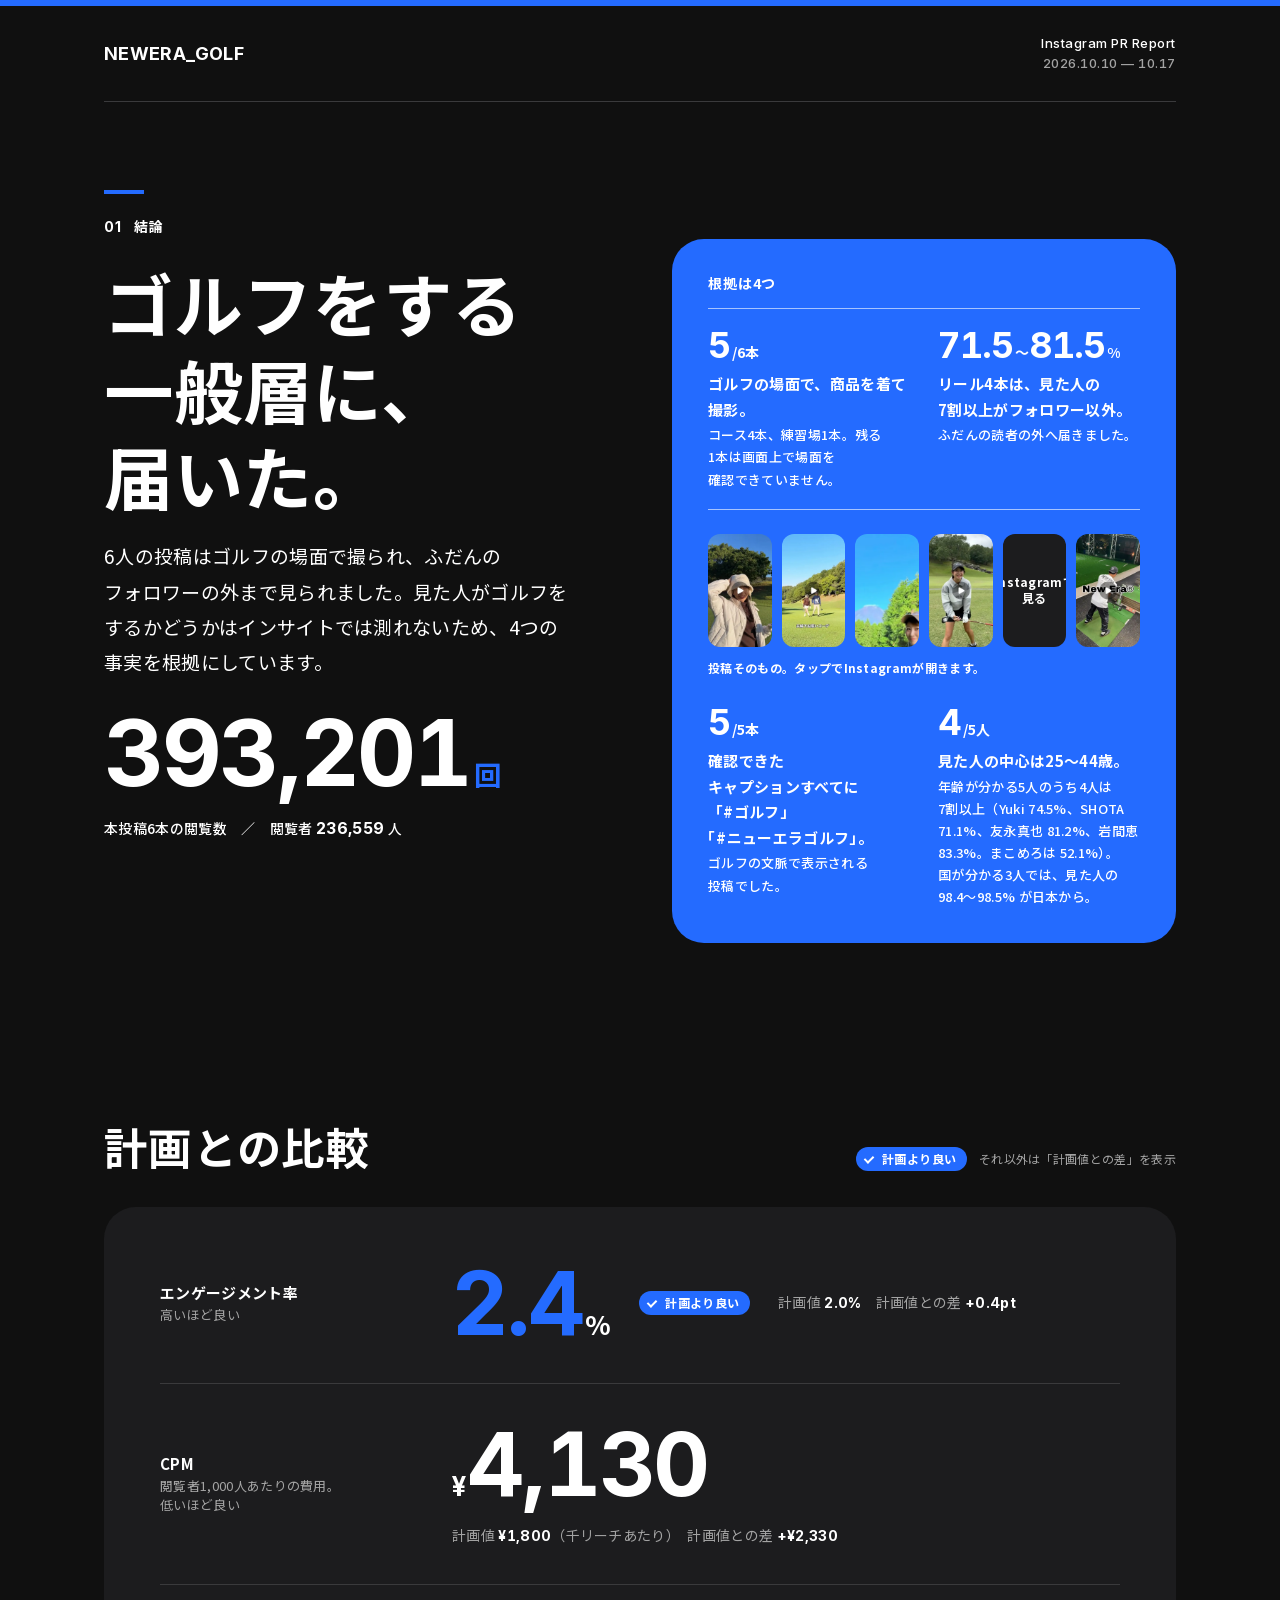
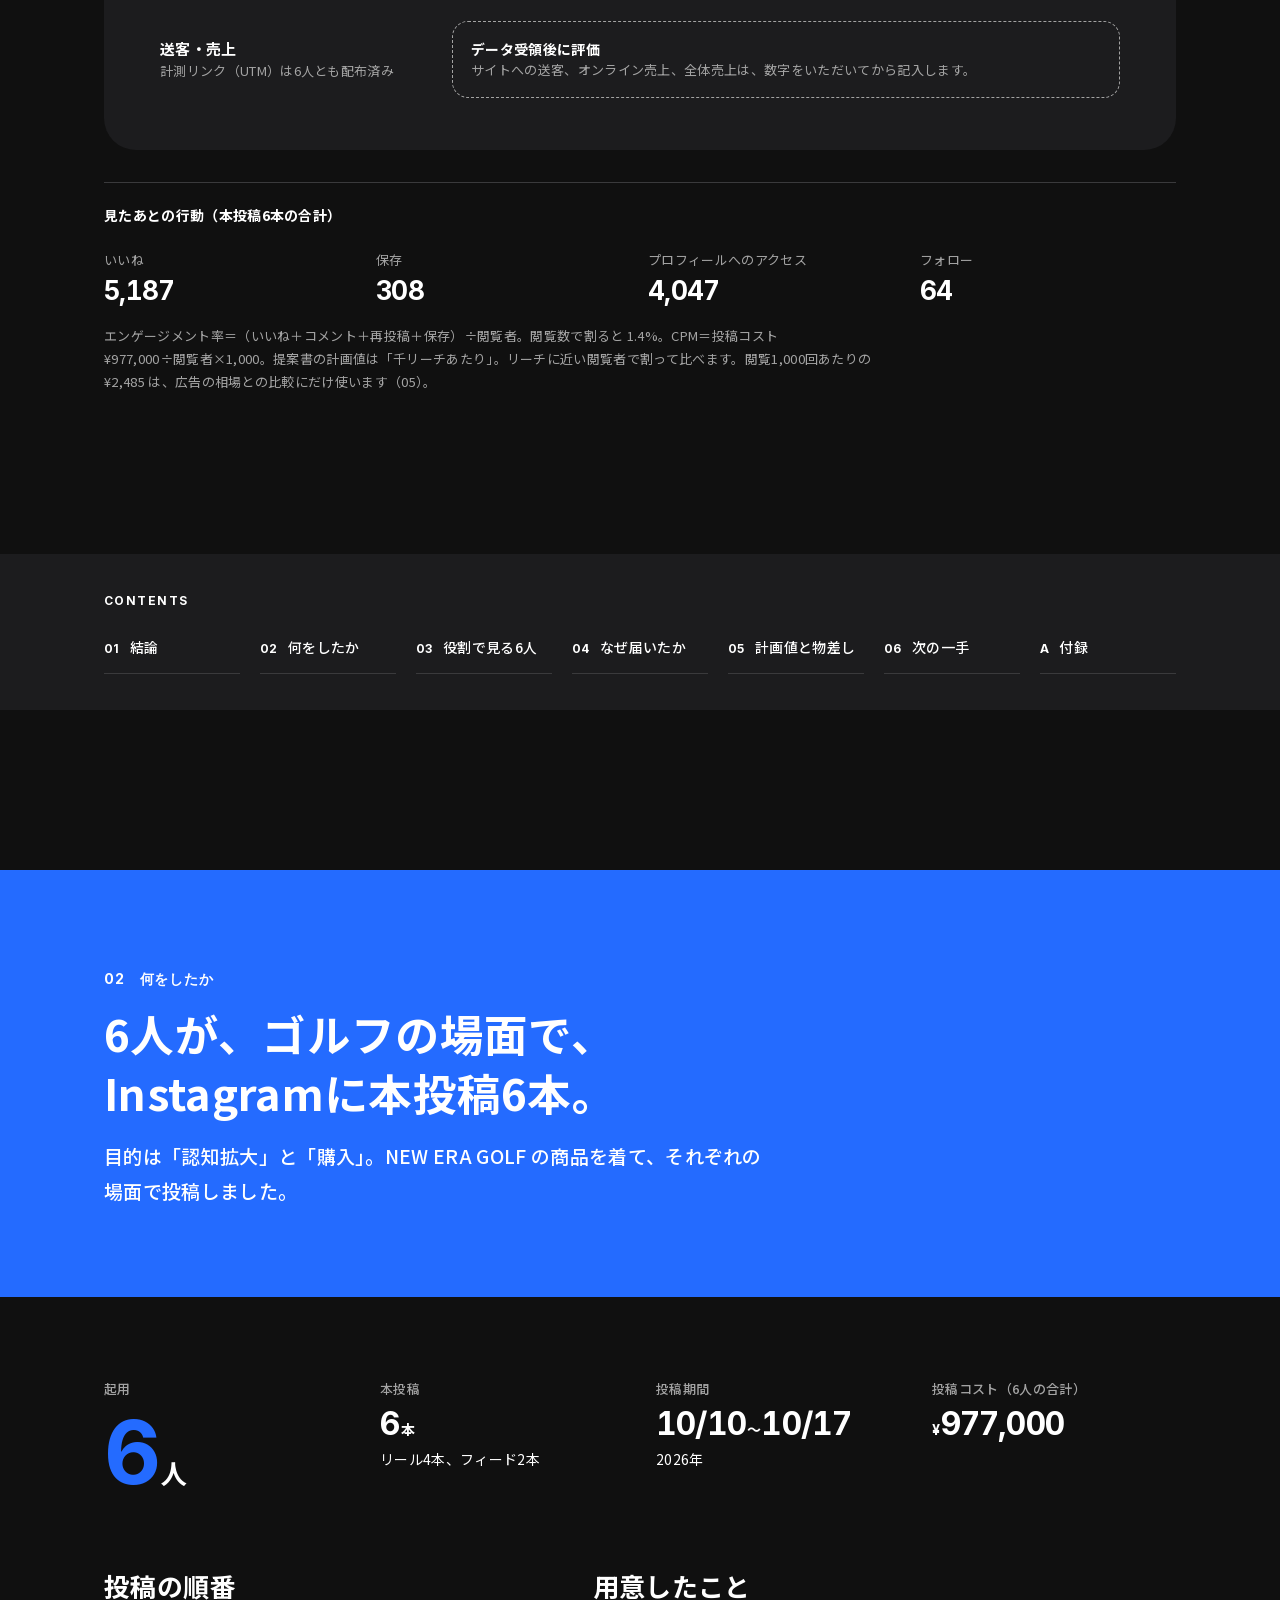
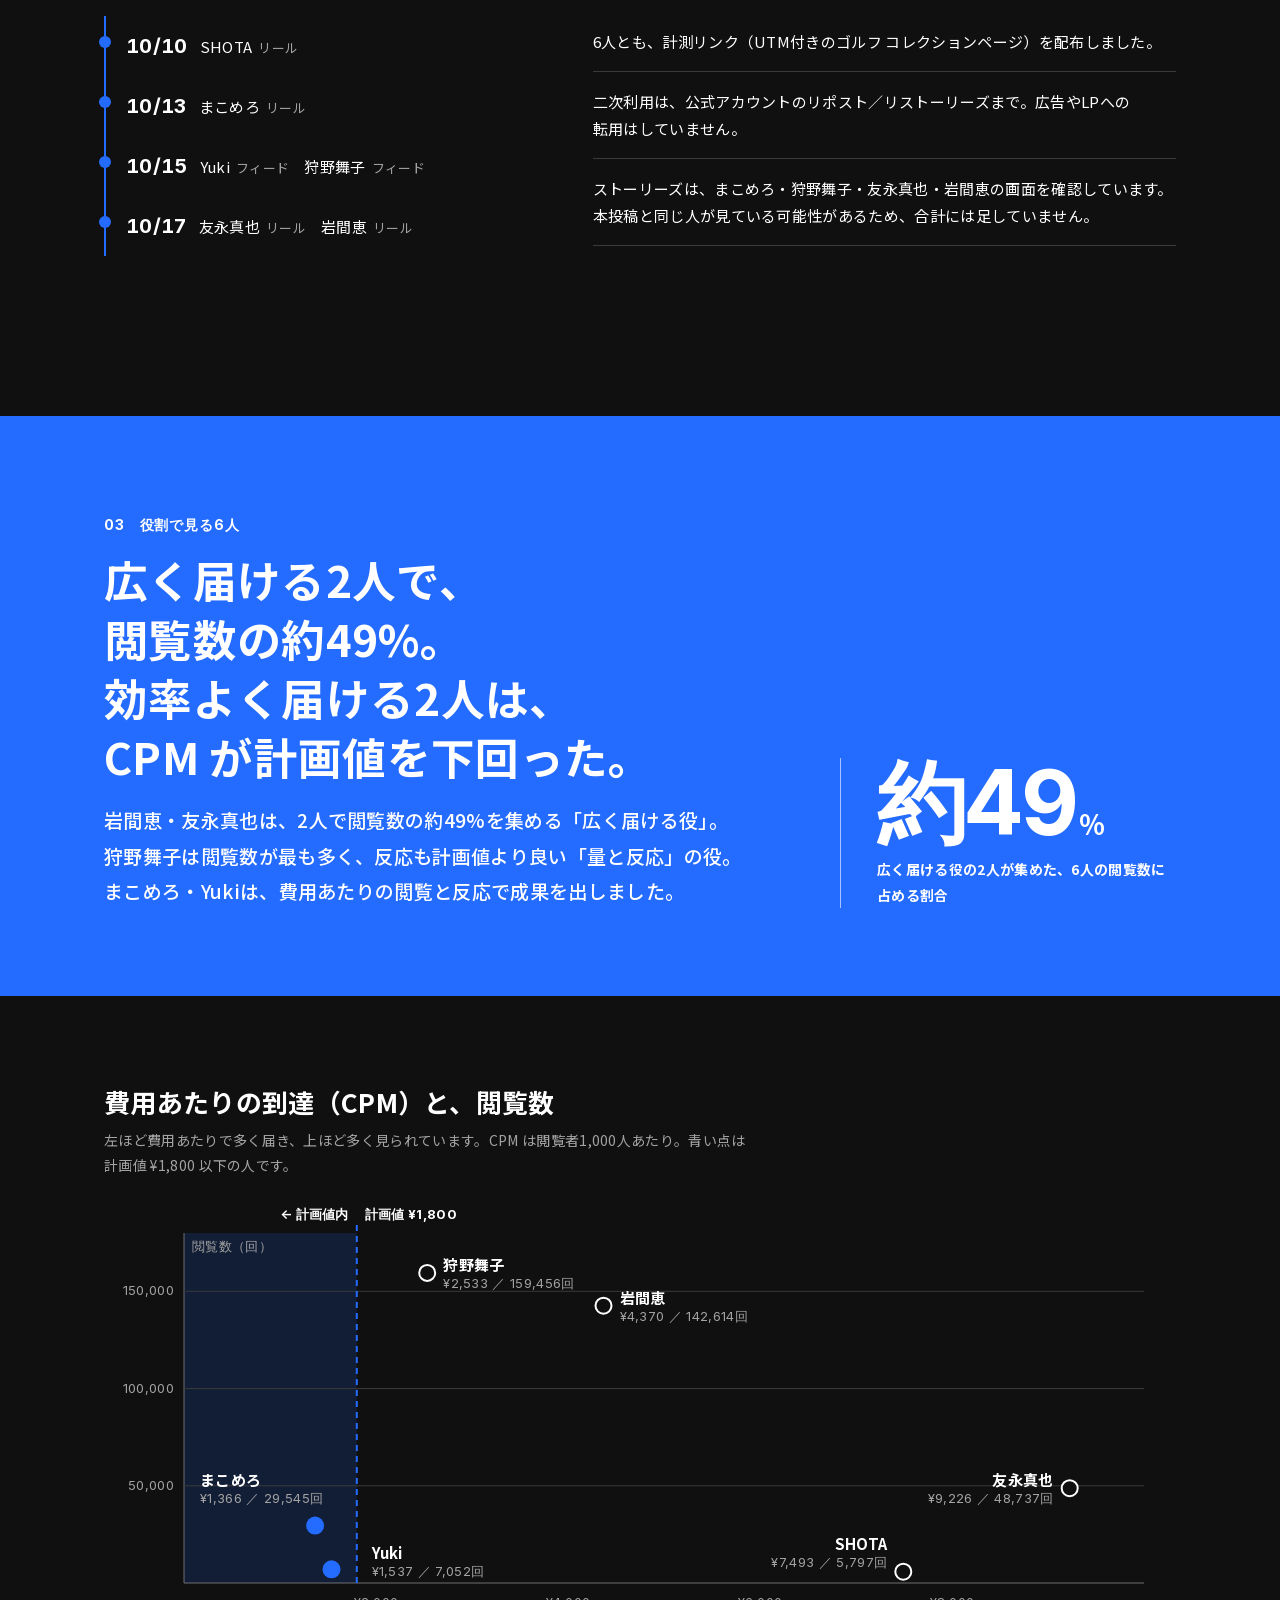
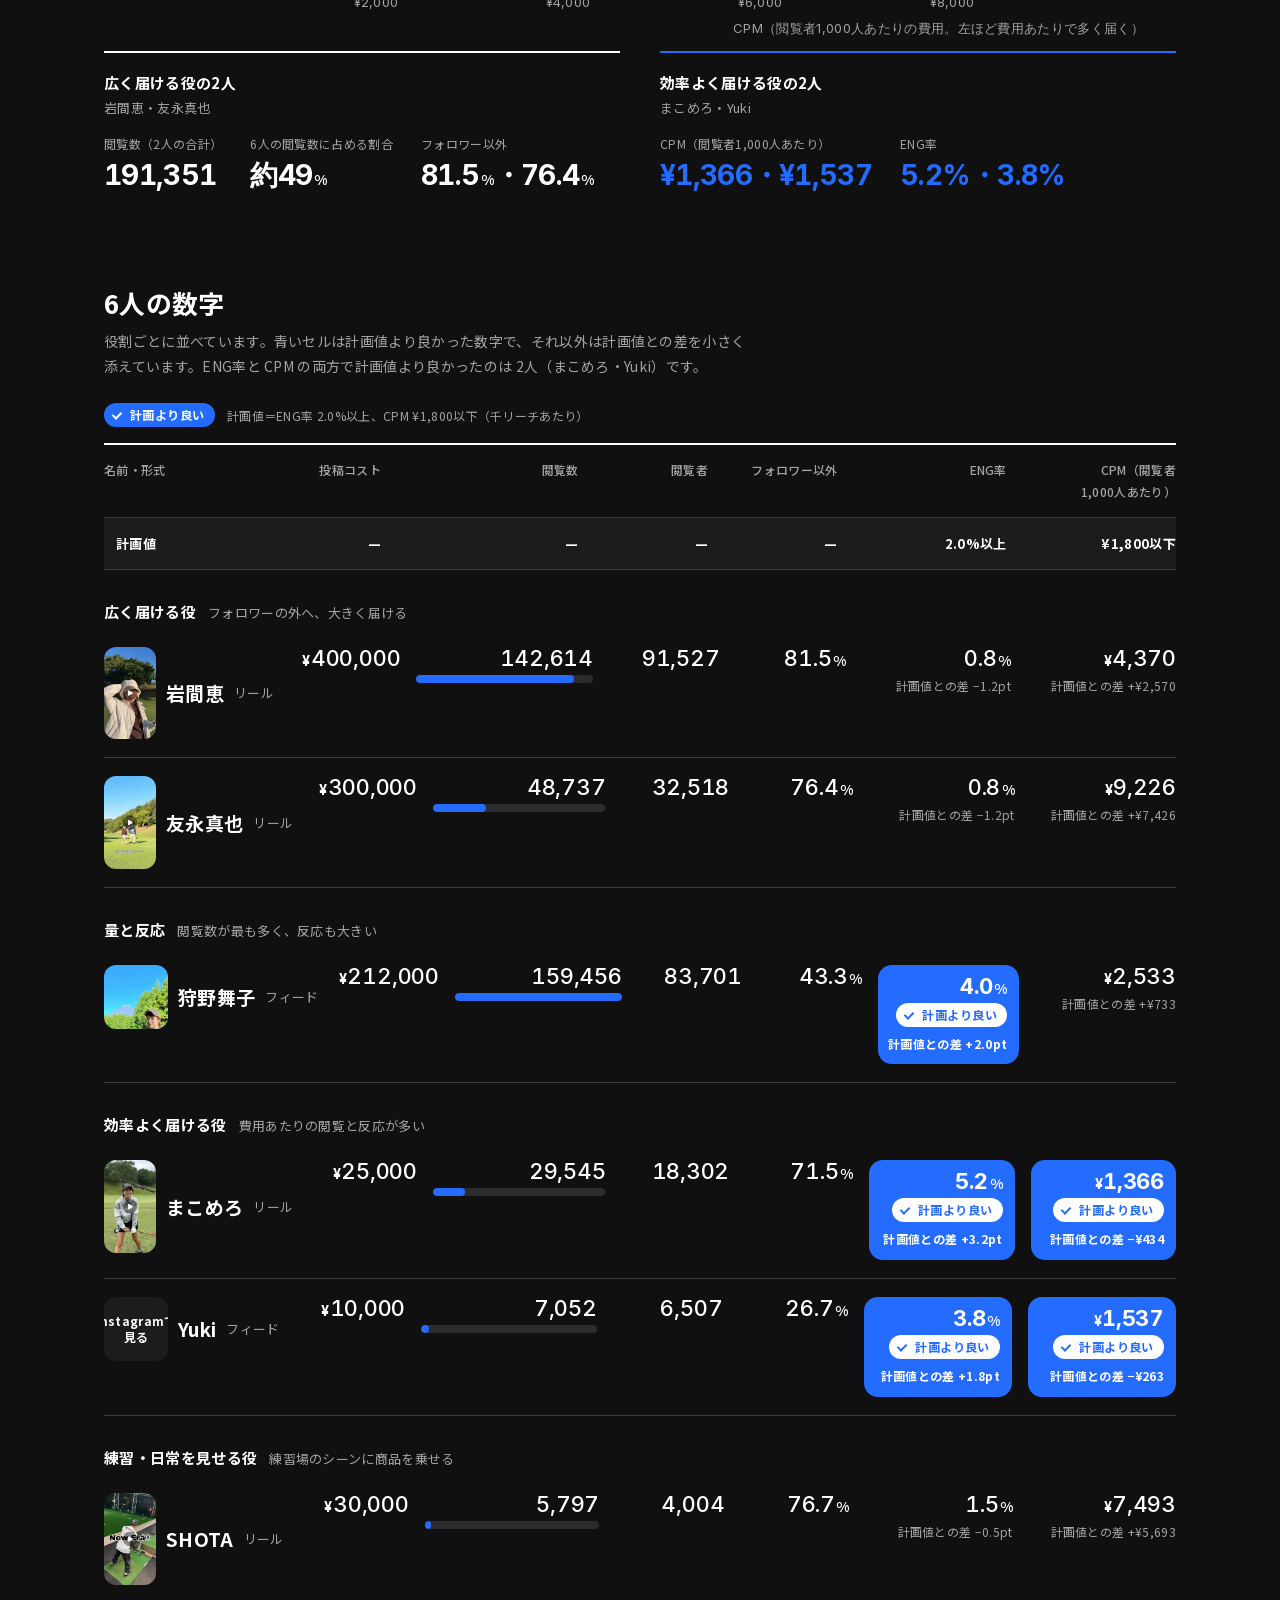
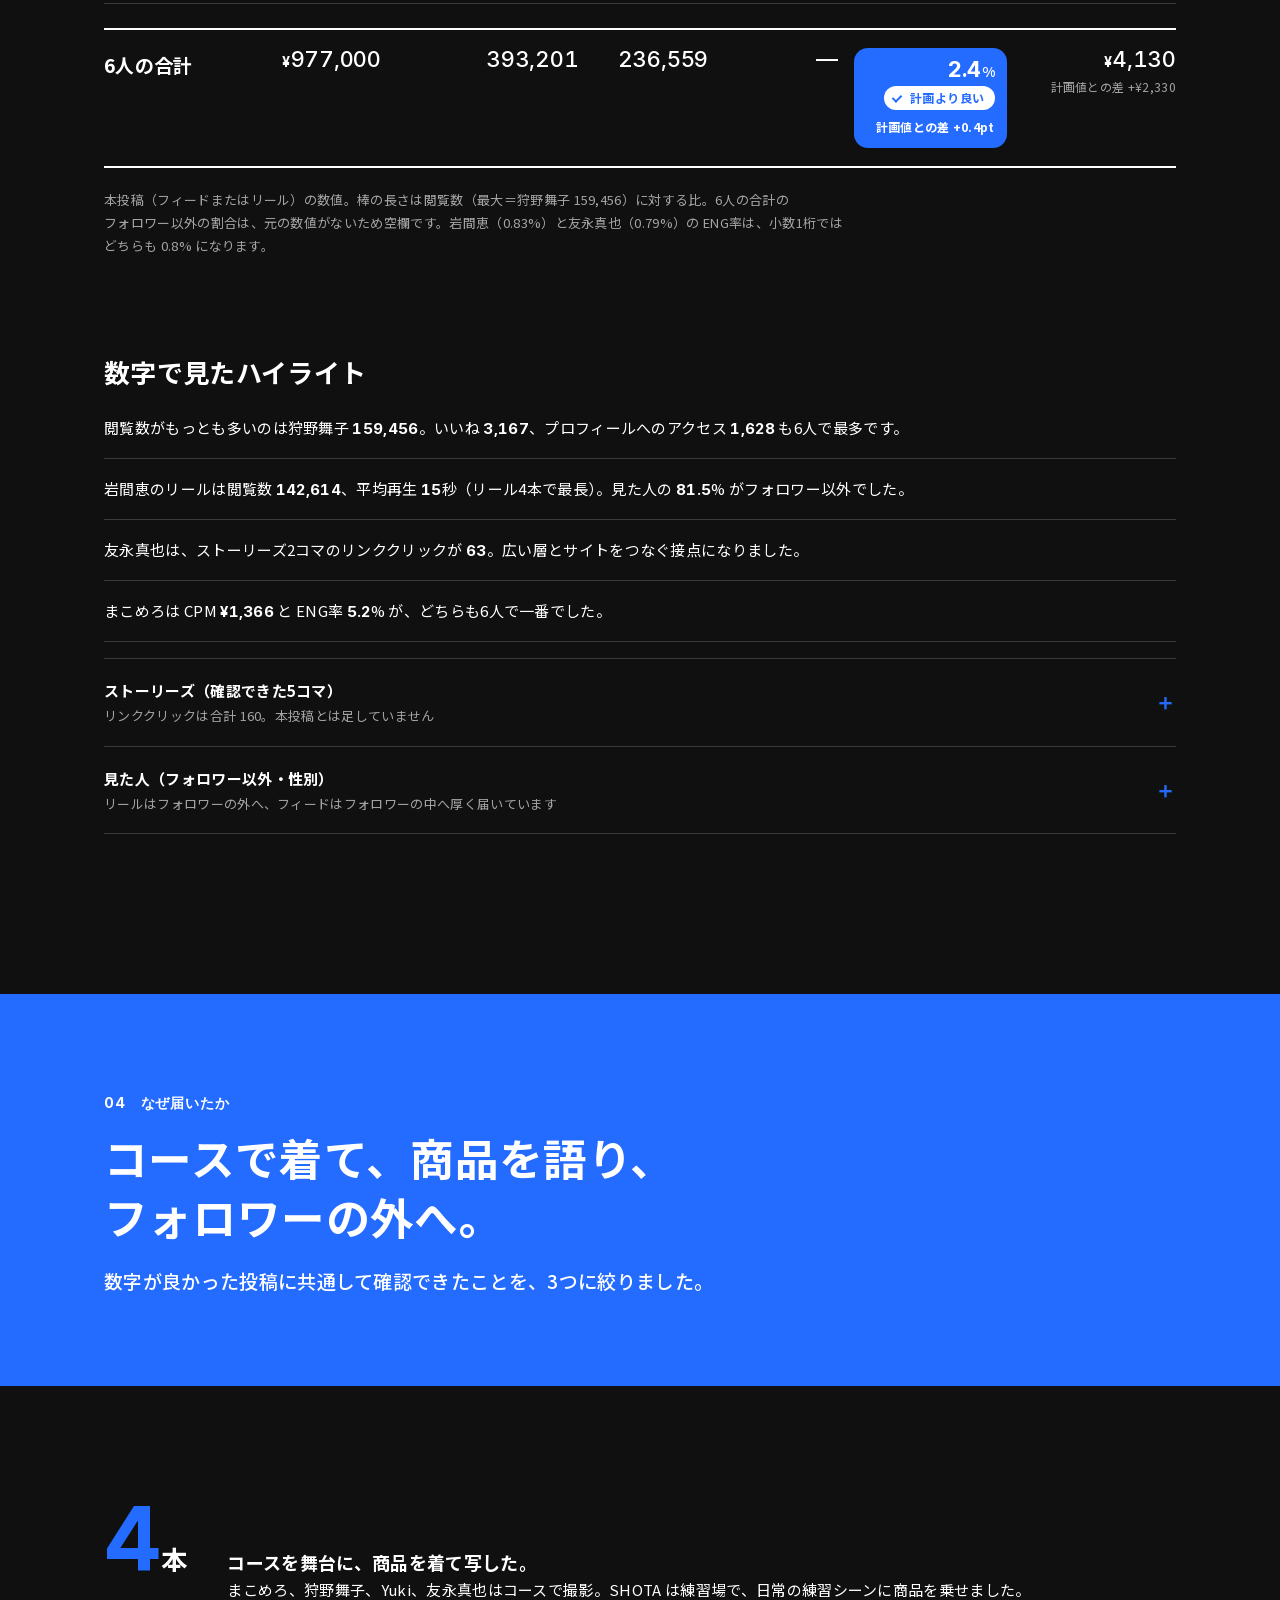
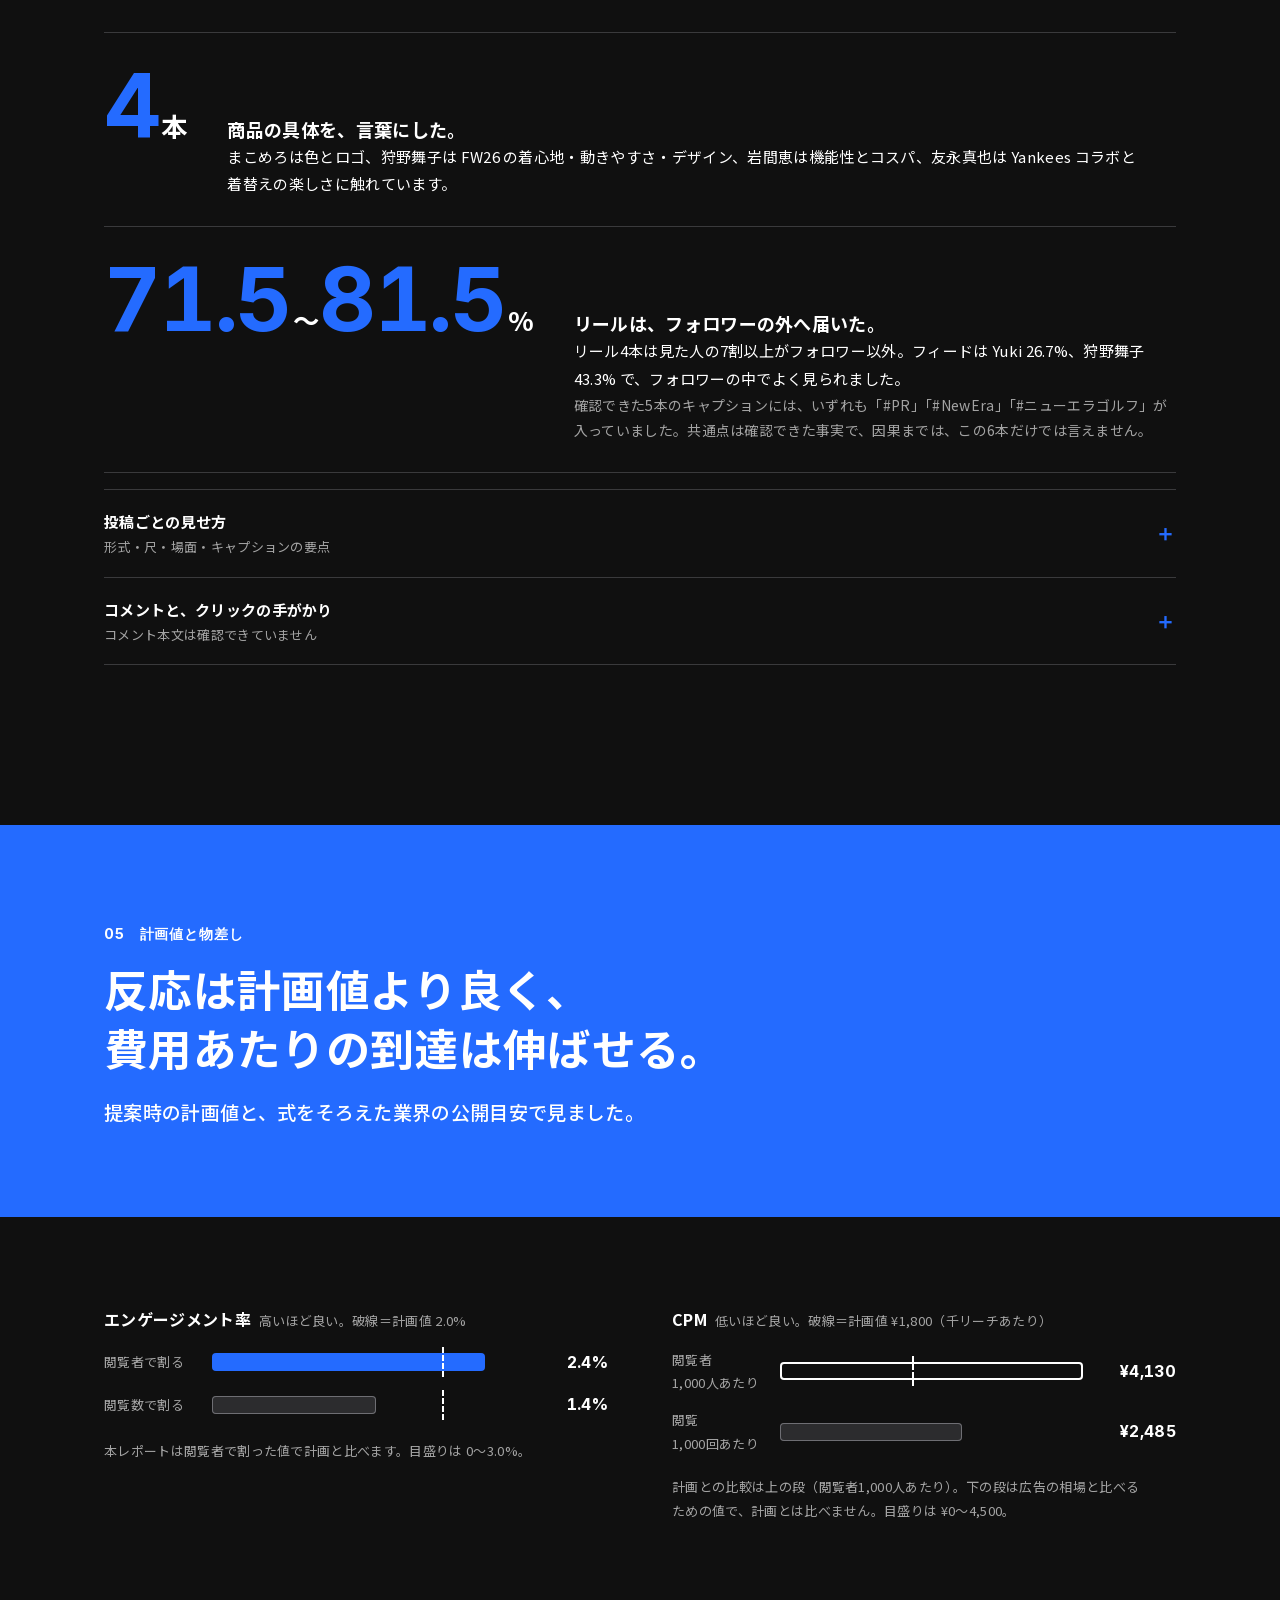
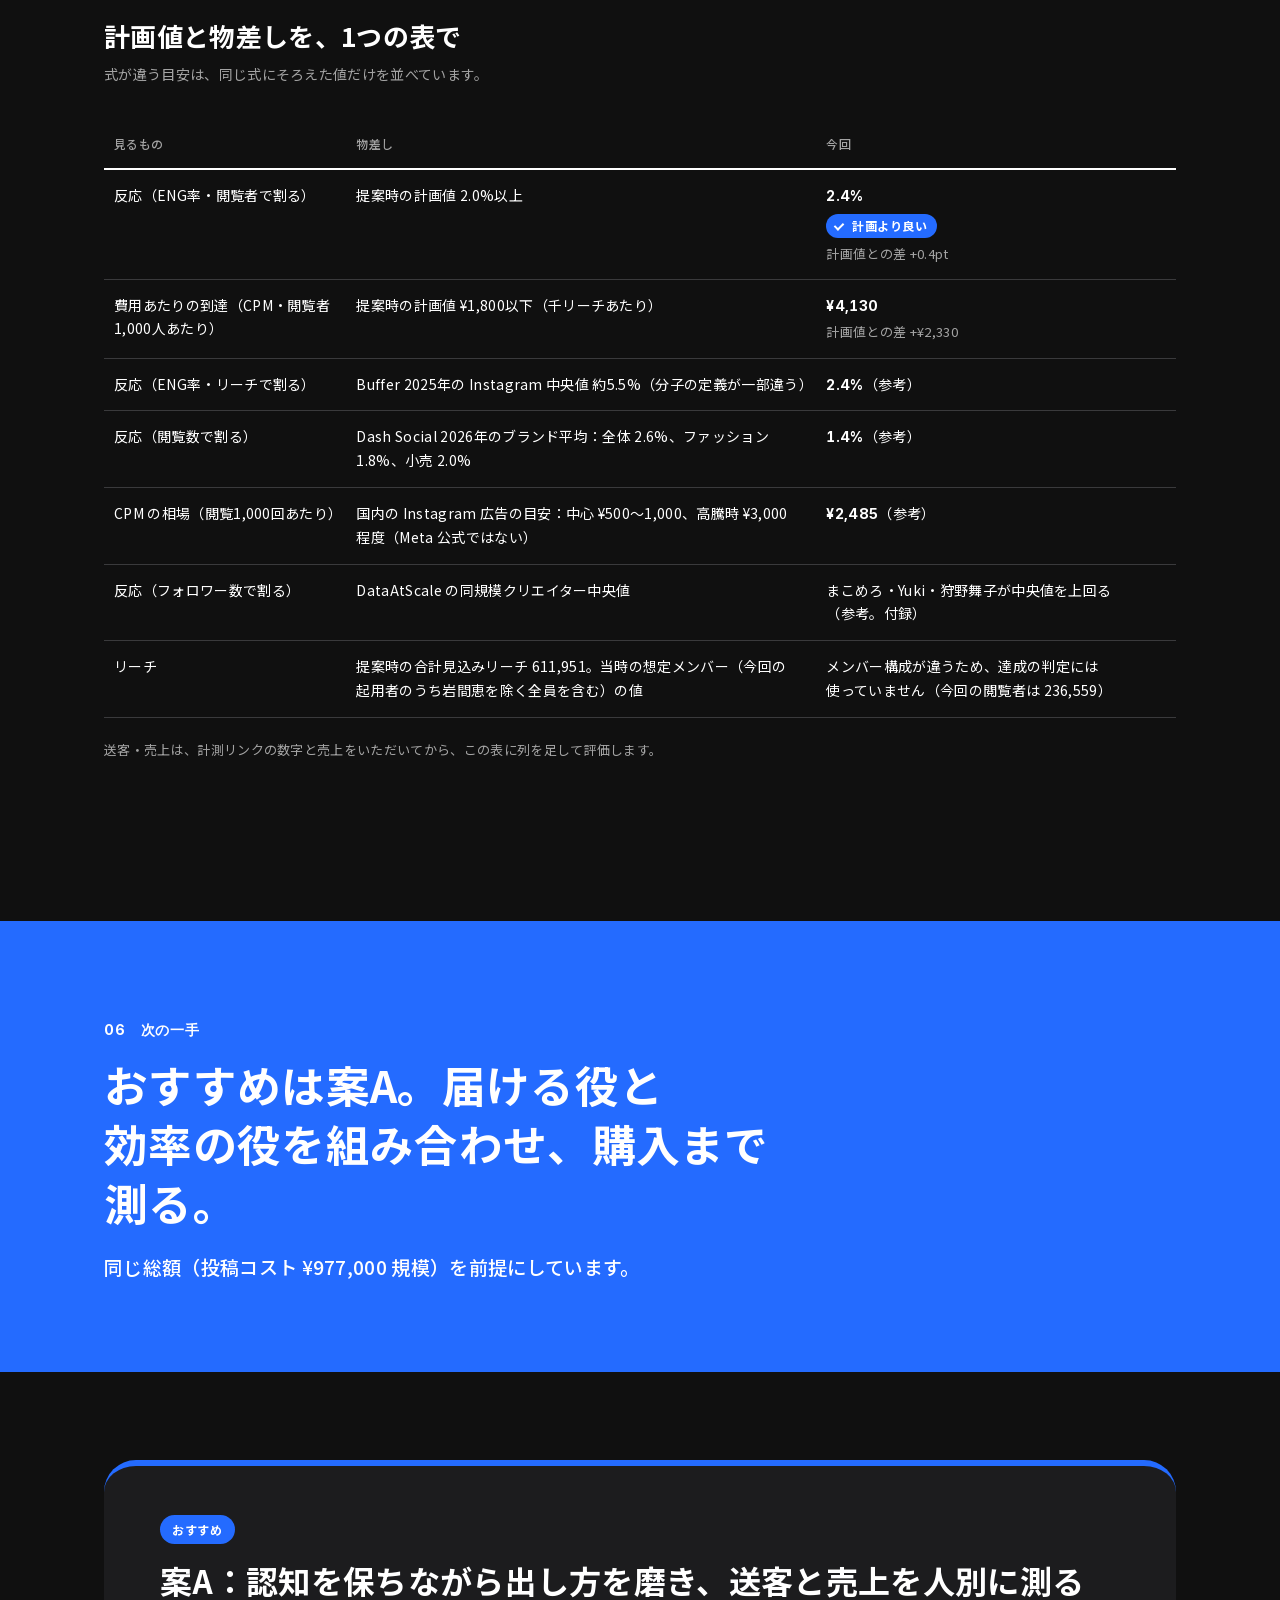
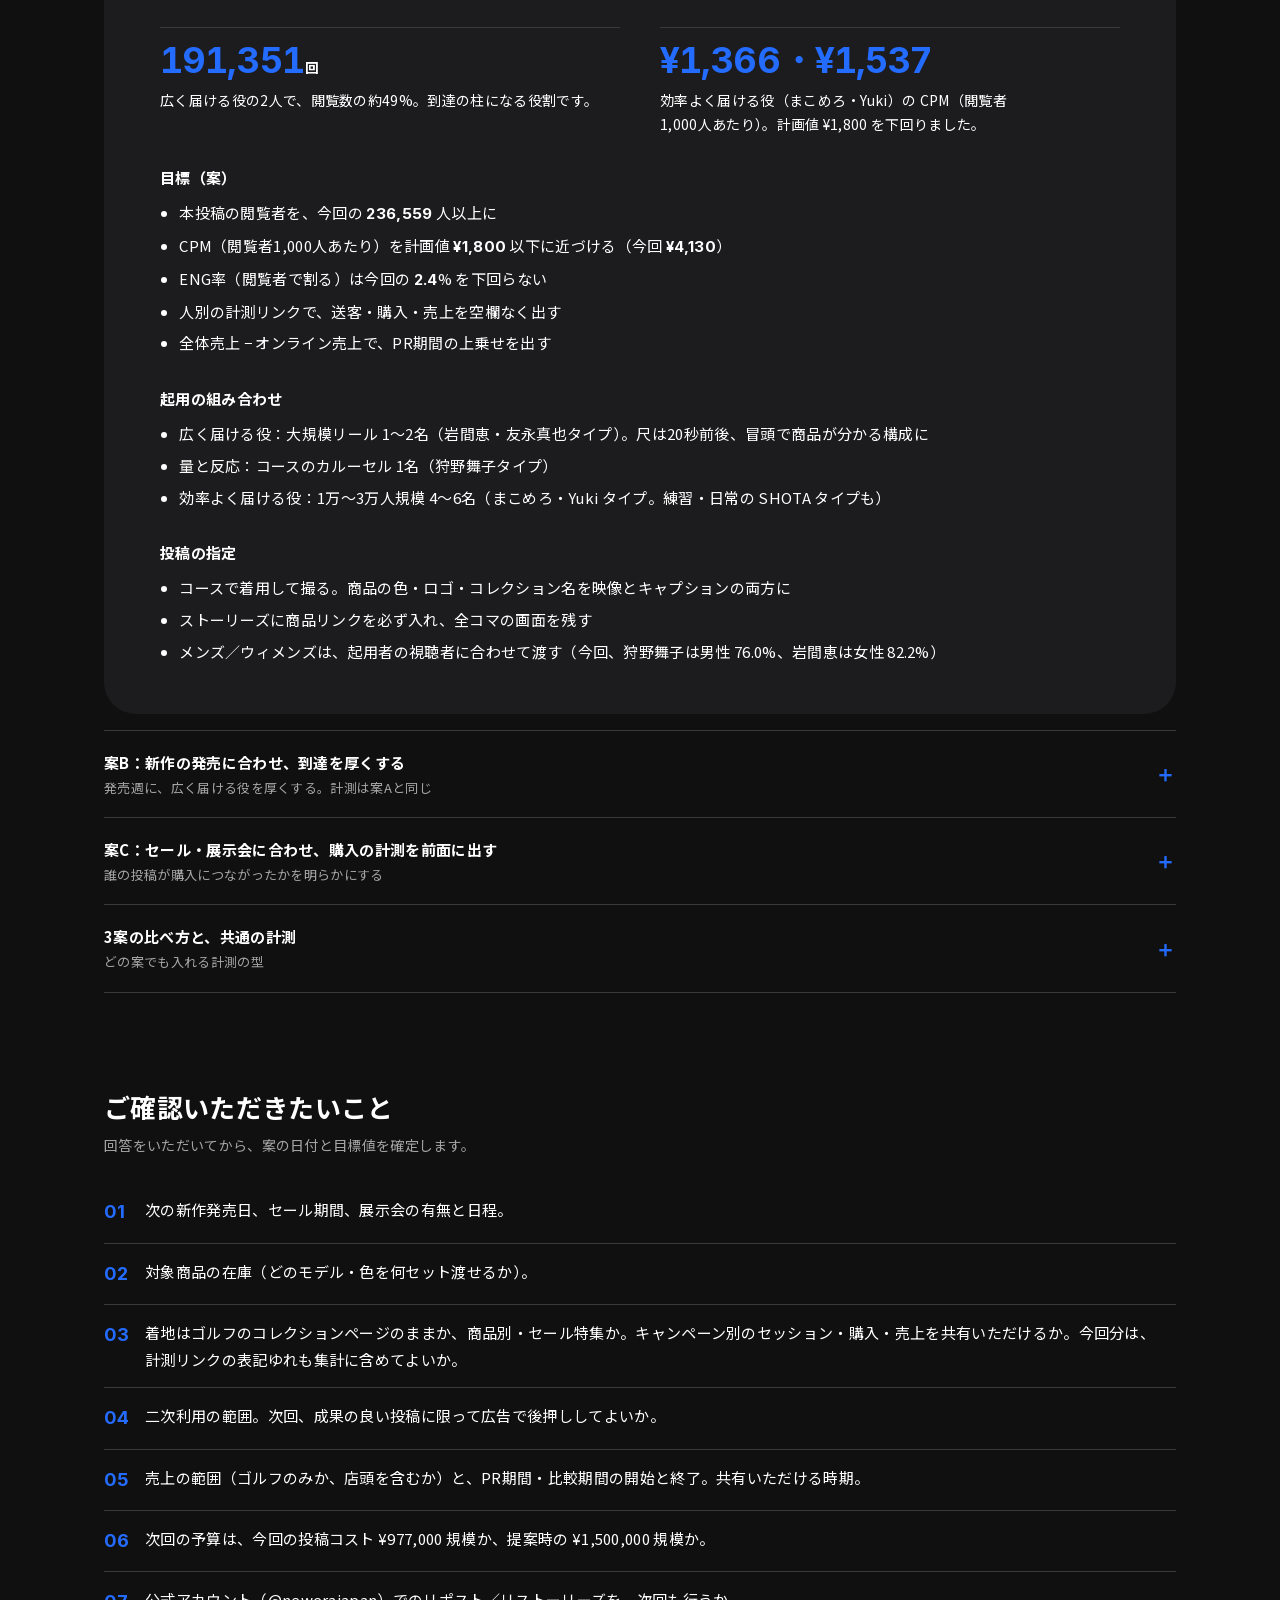
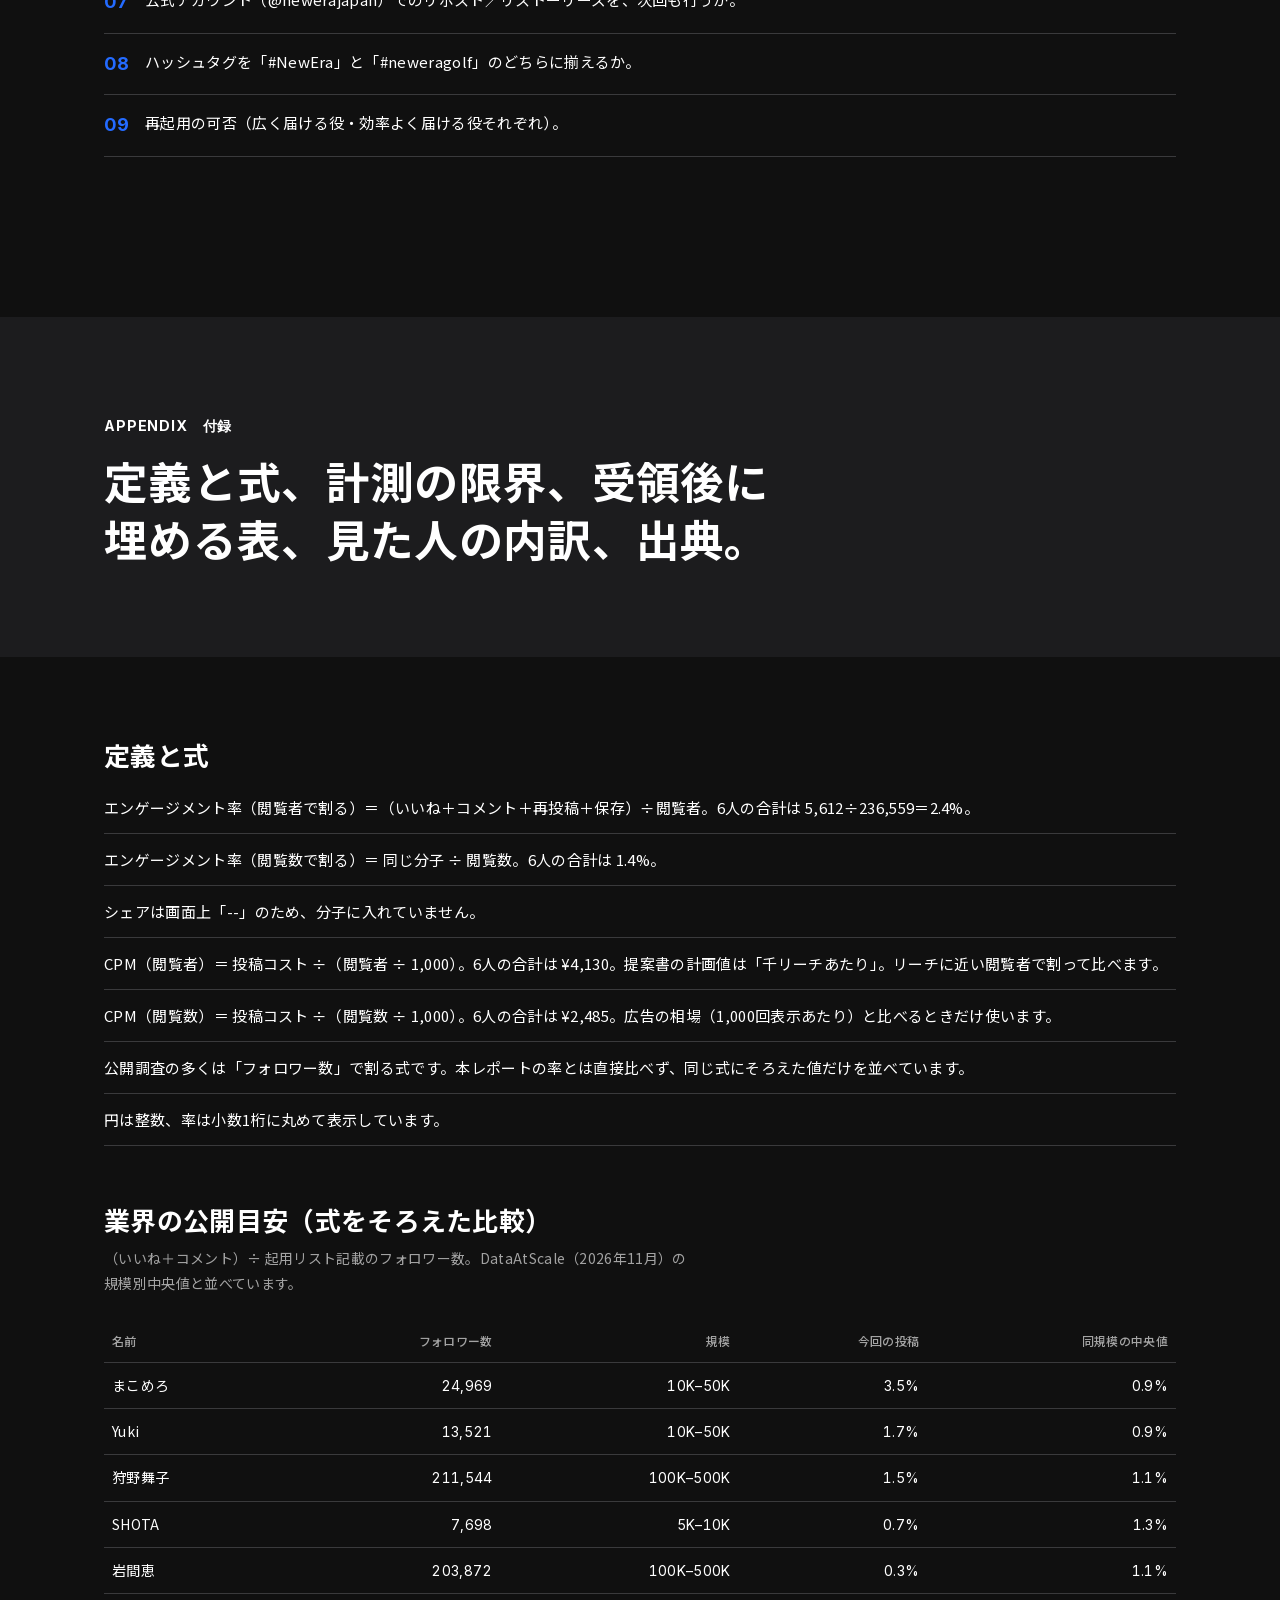
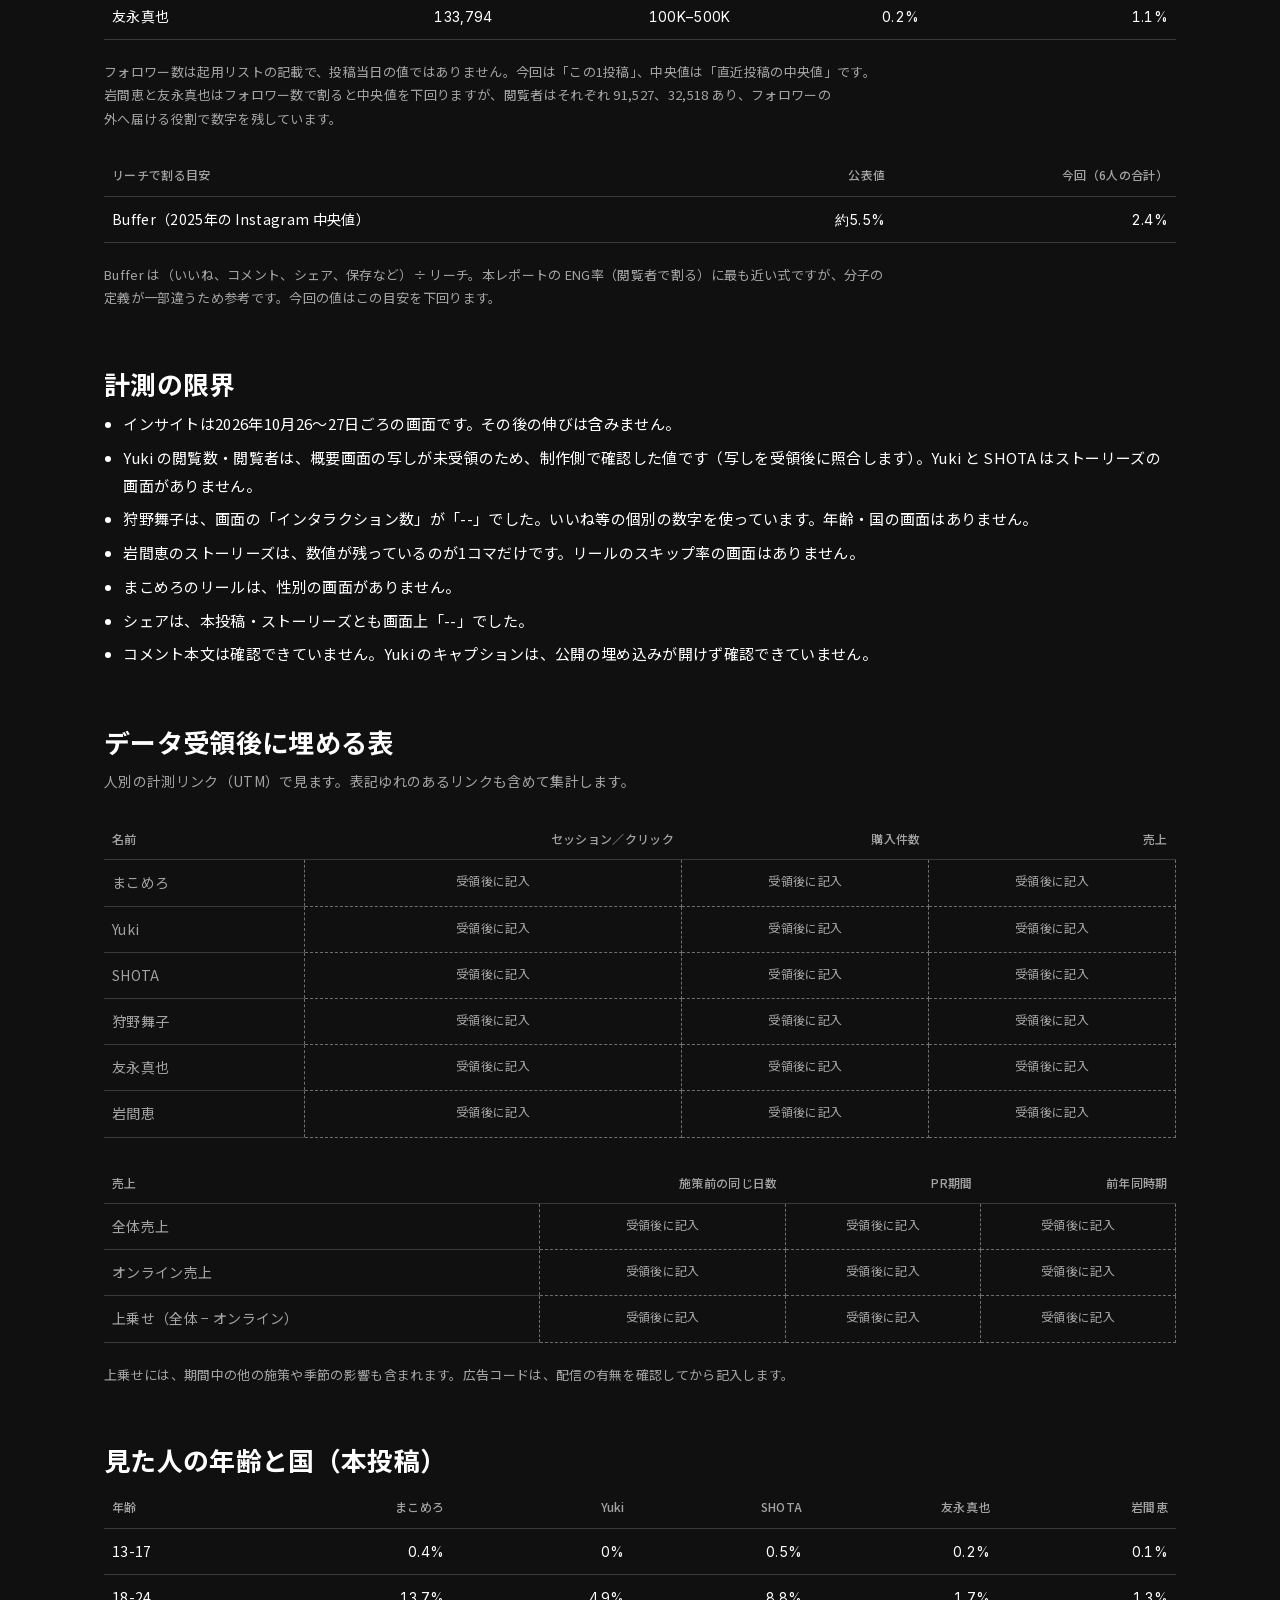
<file: index.html>
<!doctype html>
<html lang="ja"><head><meta charset="utf-8"><meta name="viewport" content="width=device-width,initial-scale=1">
<title>Instagram PR 成果レポート｜NEW ERA GOLF｜GOOD VIBES AGENCY</title>
<meta name="robots" content="noindex,nofollow">
<link rel="stylesheet" href="assets/fonts/fonts.css">
<link rel="stylesheet" href="tokens.css">
<style>
*{box-sizing:border-box;margin:0;padding:0}
html{scroll-behavior:smooth}
body{background:var(--gva-bg);color:var(--gva-fg);font-family:var(--gva-f-ja);font-size:var(--gva-fs-body);font-weight:400;line-height:1.8;letter-spacing:.02em;-webkit-font-smoothing:antialiased;word-break:auto-phrase}
.wrap{max-width:var(--gva-max-w);margin:0 auto;padding-inline:var(--gva-gutter-sp)}
.num{font-family:var(--gva-f-en);font-feature-settings:var(--gva-num-feature);font-weight:700;line-height:1;letter-spacing:var(--gva-ls-num);white-space:nowrap}
.u{font-family:var(--gva-f-ja);font-weight:700;font-size:max(calc(1em * var(--gva-unit-ratio)),14px);letter-spacing:0;margin-left:.1em}
.u.pre{margin:0 .04em 0 0;font-family:var(--gva-f-en)}
.nw{white-space:nowrap}
.sub{color:var(--gva-fg-sub)}
a{color:inherit;text-decoration:underline;text-decoration-color:var(--gva-blue);text-decoration-thickness:2px;text-underline-offset:3px}
.topbar{height:var(--gva-topbar-h);background:var(--gva-blue)}
.eyebrow{display:flex;gap:12px;align-items:baseline;font-size:14px;font-weight:700;letter-spacing:.06em}
.eyebrow .no{font-family:var(--gva-f-en)}
.accent-bar{display:block;width:40px;height:4px;background:var(--gva-blue);margin-bottom:20px}
h3.h3{font-size:clamp(20px,2.2vw,26px);font-weight:700;line-height:1.4;margin:72px 0 8px}
h3.h3 + .cap{font-size:14px;color:var(--gva-fg-sub);margin-bottom:24px;max-width:46em}
.note{margin-top:20px;font-size:13px;line-height:1.8;color:var(--gva-fg-sub);max-width:60em}
.body{font-size:16px;line-height:1.9;max-width:40em}

/* マストヘッド＋クライアントロゴ枠 */
.masthead{border-bottom:1px solid var(--gva-rule);height:var(--gva-masthead-h-sp);display:flex;align-items:center;justify-content:space-between;gap:var(--gva-logo-clear-sp)}
.logo-slot{flex:0 1 auto;display:flex;align-items:center;min-width:0;margin-right:var(--gva-logo-clear-sp)}
.wordmark{font-family:var(--gva-f-en);font-weight:700;font-size:clamp(13px,3.4vw,16px);letter-spacing:.02em;line-height:1;color:#fff;white-space:nowrap}
.thumb{display:block;overflow:hidden;border-radius:12px;background:#1C1C1E;line-height:0;text-decoration:none}
.thumb img{display:block;width:100%;height:100%;object-fit:cover}
.thumb.reel{width:64px;aspect-ratio:9/16}
.thumb.feed{width:72px;aspect-ratio:1/1}
.thumb.fallback{display:flex;align-items:center;justify-content:center;padding:8px;color:#fff;font-family:var(--gva-f-ja);font-size:12px;font-weight:700;line-height:1.35;text-align:center}
.proof,.proof ol,.proof li,.proof-media{min-width:0}
.proof{display:grid}
.proof h2,.proof-media{grid-column:1/-1}
.proof h2{order:0}
.proof ol{display:contents}
.proof li:nth-of-type(1){order:1;border-bottom:0}
.proof-media{order:2;padding:0 0 22px;border-bottom:1px solid var(--gva-on-blue-rule)}
.proof li:nth-of-type(2){order:3}
.proof li:nth-of-type(3){order:4}
.proof li:nth-of-type(4){order:5}
.reelstrip{display:grid;grid-template-columns:repeat(3,1fr);gap:10px;margin-top:4px;max-width:100%;min-width:0}
.reelstrip .thumb{width:100%;min-width:0;aspect-ratio:9/16}
.reelstrip .thumb.fallback{font-size:clamp(8px,2.8vw,12px);padding:6px}
.proof-media .cap{margin:10px 0 0;font-size:12px;font-weight:700;color:#fff;max-width:none}
@media (min-width:768px){
  .reelstrip{grid-template-columns:repeat(6,1fr)}
}
.row .who{align-items:center}
.mh-right{text-align:right;font-family:var(--gva-f-en);font-size:var(--gva-fs-min);font-weight:500;line-height:1.5;letter-spacing:.04em}
.mh-right span{display:block}
.mh-right span+span{color:var(--gva-fg-sub);font-feature-settings:var(--gva-num-feature)}

/* 01 結論 */
.hero{padding:48px 0 8px}
.hero h1{font-size:var(--gva-fs-h1);font-weight:700;line-height:1.25;letter-spacing:.01em;margin:20px 0 20px}
.hero .lead{font-size:var(--gva-fs-lead);line-height:1.85;max-width:38em}
.key{margin-top:48px}
.key .num{font-size:var(--gva-fs-num-hero);display:block}
.key .num .u{font-size:max(calc(1em * var(--gva-unit-ratio)),24px);color:var(--gva-blue)}
.key .cap{margin-top:16px;font-size:var(--gva-fs-caption);font-weight:500;line-height:1.7}
.key .cap b{font-family:var(--gva-f-en);font-weight:700;font-size:16px;font-feature-settings:var(--gva-num-feature)}
/* 根拠：青の面（白い太字） */
.proof{margin-top:48px;background:var(--gva-blue-face);color:var(--gva-on-blue);border-radius:var(--gva-radius-panel-sp);padding:28px 24px 12px}
.proof h2{font-size:14px;font-weight:700;letter-spacing:.06em;padding-bottom:12px;border-bottom:1px solid var(--gva-on-blue-rule)}
.proof ol{list-style:none}
.proof li{display:grid;gap:10px;padding:22px 0;border-bottom:1px solid var(--gva-on-blue-rule)}
.proof li:last-child{border-bottom:0}
.proof li .num{font-size:var(--gva-fs-num-m)}
.proof li p{font-size:15px;line-height:1.75;font-weight:500}
.proof li strong{display:block;font-weight:700;font-size:16px;margin-bottom:2px}

/* 印 */
.mk{display:inline-flex;align-items:center;gap:6px;height:24px;padding:0 10px 0 8px;border-radius:var(--gva-radius-badge);font-size:12px;font-weight:700;line-height:1;letter-spacing:.04em;white-space:nowrap}
.mk i{position:relative;width:12px;height:12px;flex:0 0 12px}
.mk.good{background:var(--gva-good-bg);color:var(--gva-good-fg)}
.mk.good i::before{content:"";position:absolute;left:2px;top:1px;width:4px;height:7px;border:solid currentColor;border-width:0 2px 2px 0;transform:rotate(45deg)}
.mk.short{background:transparent;color:var(--gva-fg);box-shadow:inset 0 0 0 1.5px var(--gva-short-line)}
.mk.short i::before{content:"";position:absolute;left:1px;right:1px;top:5px;height:2px;background:currentColor}
.legend{display:flex;flex-wrap:wrap;gap:8px 12px;align-items:center;font-size:var(--gva-fs-min)}
.legend .crit{color:var(--gva-fg-sub)}

/* 計画との比較（01） */
.plan{padding-top:var(--gva-section-sp)}
.plan .head{display:flex;flex-wrap:wrap;gap:12px 24px;align-items:baseline;justify-content:space-between}
.plan h2{font-size:var(--gva-fs-h2);font-weight:700;line-height:1.3}
.panel{background:var(--gva-surface);border-radius:var(--gva-radius-panel-sp);padding:8px 24px;margin-top:24px}
.pr{display:grid;grid-template-columns:1fr;gap:12px;padding:28px 0}
.pr+.pr{border-top:1px solid var(--gva-rule)}
.pr .lbl{font-size:15px;font-weight:700;line-height:1.5}
.pr .lbl small{display:block;font-size:13px;font-weight:400;color:var(--gva-fg-sub)}
.pr .val{display:flex;flex-wrap:wrap;align-items:center;gap:12px 18px}
.pr .val .num{font-size:var(--gva-fs-num-l)}
.pr .val .num.blue{color:var(--gva-blue)}
.pr .val .num.blue .u{color:var(--gva-fg)}
.pr .vs{font-size:14px;line-height:1.7;color:var(--gva-fg-sub)}
.pr .vs b{color:var(--gva-fg);font-family:var(--gva-f-en);font-weight:700;font-feature-settings:var(--gva-num-feature)}
.empty{border:1.5px dashed var(--gva-fg-sub);border-radius:16px;padding:16px 18px;font-size:14px;font-weight:700;line-height:1.6}
.empty small{display:block;font-weight:400;color:var(--gva-fg-sub);font-size:13px}
.acts{margin-top:32px;display:grid;grid-template-columns:1fr 1fr;gap:20px 16px;border-top:1px solid var(--gva-rule);padding-top:20px}
.acts h3{grid-column:1/-1;font-size:14px;font-weight:700}
.acts div{display:flex;flex-direction:column;gap:6px}
.acts .k{font-size:13px;color:var(--gva-fg-sub)}
.acts .num{font-size:26px}

/* 章立て */
.toc{background:var(--gva-surface);margin-top:var(--gva-section-sp)}
.toc .wrap{padding-block:36px}
.toc h2{font-size:12px;font-weight:700;letter-spacing:.12em;font-family:var(--gva-f-en)}
.toc ol{list-style:none;display:grid;grid-template-columns:1fr 1fr;gap:0 20px;margin-top:12px}
.toc li a{display:flex;gap:10px;align-items:baseline;font-size:14px;font-weight:500;padding:12px 0;border-bottom:1px solid var(--gva-rule);text-decoration:none}
.toc li a:hover{box-shadow:inset 0 -2px 0 var(--gva-blue)}
.toc li span{font-family:var(--gva-f-en);font-size:12px;font-weight:700;letter-spacing:.04em}

/* 章の扉：青の面 */
.door{background:var(--gva-blue-face);color:var(--gva-on-blue);margin-top:var(--gva-section-sp)}
.door .wrap{padding-block:56px 52px}
.door .no{font-family:var(--gva-f-en);font-size:14px;font-weight:700;letter-spacing:.06em}
.door h2{font-size:var(--gva-fs-h2);font-weight:700;line-height:1.35;margin-top:14px;max-width:24em}
.door .lead{margin-top:16px;font-size:var(--gva-fs-lead);font-weight:500;line-height:1.85;max-width:38em}
.door .stat{margin-top:32px;border-top:1px solid var(--gva-on-blue-rule);padding-top:20px}
.door .stat .num{font-size:var(--gva-fs-num-l)}
.door .stat p{margin-top:10px;font-size:14px;font-weight:700}
.door.appx{background:var(--gva-surface);color:var(--gva-fg)}
.chap{padding-top:56px}

/* 02 何をしたか */
.facts{display:grid;grid-template-columns:1fr 1fr;gap:28px 16px}
.facts div{display:flex;flex-direction:column;gap:8px}
.facts .k{font-size:13px;color:var(--gva-fg-sub);font-weight:500}
.facts .num{font-size:var(--gva-fs-num-m)}
.facts .num.big{font-size:var(--gva-fs-num-l);color:var(--gva-blue)}
.facts .num.big .u{color:var(--gva-fg)}
.facts p{font-size:14px;line-height:1.7}
.tl{list-style:none;margin-top:12px;border-left:2px solid var(--gva-blue);padding-left:20px}
.tl li{position:relative;padding:12px 0}
.tl li::before{content:"";position:absolute;left:-27px;top:20px;width:12px;height:12px;border-radius:50%;background:var(--gva-blue)}
.tl .dt{font-family:var(--gva-f-en);font-weight:700;font-size:20px;font-feature-settings:var(--gva-num-feature)}
.tl .who{font-size:15px;margin-left:12px}
.tl .who small{font-size:13px;color:var(--gva-fg-sub);margin-left:6px}

/* 03 */
.scatter-wrap{display:none}
.scatter .tk{font-family:var(--gva-f-en);font-size:13px;fill:var(--gva-fg-sub);color:var(--gva-fg-sub)}
.scatter .tk.b{font-weight:700;fill:var(--gva-fg);color:var(--gva-fg)}
.scatter .pl{font-size:15px;font-weight:700;fill:var(--gva-fg);color:var(--gva-fg)}
.pair{display:grid;grid-template-columns:1fr;gap:16px;margin-top:8px}
.pair > div{border-top:2px solid var(--gva-fg);padding-top:16px}
.pair > div.blue{border-top-color:var(--gva-blue)}
.pair h4{font-size:15px;font-weight:700}
.pair h4 small{display:block;font-size:13px;font-weight:400;color:var(--gva-fg-sub)}
.pair .nums{display:flex;flex-wrap:wrap;gap:12px 28px;margin-top:14px}
.pair .nums div{display:flex;flex-direction:column;gap:6px}
.pair .nums .k{font-size:12px;color:var(--gva-fg-sub)}
.pair .nums .num{font-size:28px}
.pair .nums .num.blue{color:var(--gva-blue)}
.pair .nums .num.blue .u{color:var(--gva-fg)}
.hl{list-style:none;margin-top:8px}
.hl li{padding:16px 0;border-bottom:1px solid var(--gva-rule);font-size:15px;line-height:1.8}
.hl li b{font-family:var(--gva-f-en);font-weight:700;font-feature-settings:var(--gva-num-feature)}

.tbl{margin-top:16px;border-top:2px solid var(--gva-fg)}
.tbl .thead,.tbl .planrow{display:none}
.grp{display:flex;gap:12px;align-items:baseline;padding:28px 0 4px;font-size:15px;font-weight:700}
.grp span{font-size:13px;font-weight:400;color:var(--gva-fg-sub)}
.row{display:grid;grid-template-columns:1fr 1fr;gap:14px 12px;padding:20px 0;border-bottom:1px solid var(--gva-rule)}
.row .who{grid-column:1/-1;display:flex;gap:10px;align-items:center}
.row .name{font-size:19px;font-weight:700}
.row .fmt{font-size:13px;color:var(--gva-fg-sub)}
.row .c{display:flex;flex-direction:column;gap:6px;align-items:flex-start;min-width:0}
.row .k{font-size:12px;font-weight:500;color:var(--gva-fg-sub)}
.row .c .num{font-size:24px;font-weight:500;letter-spacing:-.01em}
.row .c .num .u{font-size:14px}
.row .d{font-size:12px;color:var(--gva-fg-sub);font-feature-settings:var(--gva-num-feature);white-space:nowrap}
/* 計画より良いセル：青の面に白い太字 */
.row .c.hit{background:var(--gva-blue-face);color:var(--gva-on-blue);border-radius:14px;padding:10px 12px}
.row .c.hit .k,.row .c.hit .d{color:var(--gva-on-blue);font-weight:700}
.row .c.hit .num{font-weight:700}
.row .c.hit .mk.good{background:var(--gva-on-blue);color:var(--gva-blue)}
.row .cost,.row .viewers{display:none}
.bar{display:block;width:100%;height:var(--gva-bar-h);background:var(--gva-track);border-radius:4px;overflow:hidden}
.bar i{display:block;height:100%;background:var(--gva-blue);border-radius:4px;transform-origin:left;transition:transform var(--gva-dur-bar) var(--gva-ease)}
html.anim .bar i{transform:scaleX(0)}
.row .meta{grid-column:1/-1;font-size:13px;color:var(--gva-fg-sub)}
.row .meta b{color:var(--gva-fg);font-family:var(--gva-f-en);font-weight:500;font-feature-settings:var(--gva-num-feature);margin-right:16px}
.row.total{border-bottom:2px solid var(--gva-fg);border-top:2px solid var(--gva-fg);margin-top:24px}
.row.total .c.nf{display:none}

/* 畳む */
details.fold{margin-top:16px;border-top:1px solid var(--gva-rule);border-bottom:1px solid var(--gva-rule)}
details.fold + details.fold{margin-top:0;border-top:0}
details.fold summary{list-style:none;cursor:pointer;display:flex;justify-content:space-between;align-items:center;gap:16px;padding:18px 0;font-size:15px;font-weight:700}
details.fold summary::-webkit-details-marker{display:none}
details.fold summary::after{content:"＋";font-family:var(--gva-f-en);font-weight:700;color:var(--gva-blue);font-size:22px;line-height:1;transition:transform var(--gva-dur-fade) var(--gva-ease)}
details.fold[open] summary::after{transform:rotate(45deg)}
details.fold summary small{display:block;font-size:13px;font-weight:400;color:var(--gva-fg-sub)}
details.fold .in{padding:4px 0 24px}
.st{width:100%;border-collapse:collapse;font-size:14px}
@media (max-width:1023px){.st{font-size:13px}.st th,.st td{padding:9px 3px}.st td.ja{font-size:12px}.hide-sp{display:none}.empty-tbl td.e{white-space:normal}.st thead th{font-size:12px;white-space:normal}}
.st th,.st td{padding:10px 8px;border-bottom:1px solid var(--gva-rule);text-align:right;vertical-align:top;white-space:nowrap}
.st th:first-child,.st td:first-child{text-align:left;white-space:normal}
.st thead th{font-size:12px;font-weight:500;color:var(--gva-fg-sub)}
.st td{font-family:var(--gva-f-en);font-feature-settings:var(--gva-num-feature)}
.st td:first-child{font-family:var(--gva-f-ja)}
.st td.ja{font-family:var(--gva-f-ja);white-space:normal;text-align:left}
.st tfoot td{font-weight:700;border-top:2px solid var(--gva-fg)}
.scroll{overflow-x:auto}
.sheet{display:grid;gap:0}
.sheet > div{display:grid;grid-template-columns:1fr;gap:4px;padding:14px 0;border-bottom:1px solid var(--gva-rule);font-size:14px;line-height:1.7}
.sheet b{font-size:15px}
.sheet .sub{font-size:13px}

/* 04 */
.why{list-style:none;counter-reset:w}
.why li{display:grid;grid-template-columns:1fr;gap:10px;padding:28px 0;border-bottom:1px solid var(--gva-rule)}
.why .num{font-size:var(--gva-fs-num-l);color:var(--gva-blue)}
.why .num .u{color:var(--gva-fg)}
.why h4{font-size:18px;font-weight:700;line-height:1.5}
.why p{font-size:15px;line-height:1.85;color:var(--gva-fg)}
.why p.sub{color:var(--gva-fg-sub);font-size:14px}

/* 05 */
.pbars{display:grid;grid-template-columns:1fr;gap:40px;margin-top:8px}
.pb h4{font-size:16px;font-weight:700}
.pb h4 small{font-weight:400;color:var(--gva-fg-sub);font-size:13px;margin-left:8px}
.pb .ln{display:grid;grid-template-columns:7.5em 1fr auto;gap:10px;align-items:center;margin-top:14px;font-size:13px}
.pb .ln .lab{color:var(--gva-fg-sub)}
.pb .track{position:relative;height:18px}
.pb .fill{position:absolute;left:0;top:0;bottom:0;border-radius:4px}
.pb .fill.blue{background:var(--gva-blue)}
.pb .fill.out{box-shadow:inset 0 0 0 2px var(--gva-fg)}
.pb .fill.gray{background:var(--gva-track);box-shadow:inset 0 0 0 1px var(--gva-rule-strong)}
.pb .plan-line{position:absolute;top:-6px;bottom:-6px;width:0;border-left:2px dashed var(--gva-fg)}
.pb .ln .v{font-family:var(--gva-f-en);font-weight:700;font-size:16px;font-feature-settings:var(--gva-num-feature);white-space:nowrap}
.cmp{width:100%;border-collapse:collapse;font-size:14px;margin-top:8px}
.cmp th,.cmp td{text-align:left;padding:14px 10px;border-bottom:1px solid var(--gva-rule);vertical-align:top;line-height:1.7}
.cmp thead th{font-size:12px;font-weight:500;color:var(--gva-fg-sub);border-bottom:2px solid var(--gva-fg)}
.cmp td b{font-family:var(--gva-f-en);font-weight:700;font-feature-settings:var(--gva-num-feature)}
.cmp td .mk{margin-top:6px}
@media (max-width:1023px){
  .cmp thead{display:none}
  .cmp tr{display:block;padding:14px 0;border-bottom:1px solid var(--gva-rule)}
  .cmp td{display:block;border:0;padding:3px 0}
  .cmp td.rh{font-weight:700;font-size:15px;padding-bottom:6px}
  .cmp td[data-h]::before{content:attr(data-h);display:block;font-size:12px;color:var(--gva-fg-sub)}
}

/* 06 */
.reco{background:var(--gva-surface);border-radius:var(--gva-radius-panel-sp);padding:28px 24px;margin-top:8px;border-top:6px solid var(--gva-blue)}
.reco .tag{display:inline-block;background:var(--gva-blue);color:#fff;font-size:12px;font-weight:700;padding:4px 12px;border-radius:999px;letter-spacing:.06em}
.reco h3{font-size:clamp(22px,2.6vw,32px);font-weight:700;line-height:1.4;margin-top:14px}
.reco .why2{display:grid;grid-template-columns:1fr;gap:16px;margin-top:24px}
.reco .why2 div{border-top:1px solid var(--gva-rule);padding-top:14px}
.reco .why2 .num{font-size:36px;color:var(--gva-blue)}
.reco .why2 .num .u{color:var(--gva-fg)}
.reco .why2 p{margin-top:8px;font-size:14px;line-height:1.7}
.reco h4{font-size:15px;font-weight:700;margin-top:28px}
.reco ul{margin-top:8px;padding-left:1.2em}
.reco li{font-size:15px;line-height:1.85;margin-top:4px}
.reco li b{font-family:var(--gva-f-en)}
.ask{list-style:none;counter-reset:a;margin-top:8px}
.ask li{counter-increment:a;display:grid;grid-template-columns:2.2em 1fr;gap:8px;padding:14px 0;border-bottom:1px solid var(--gva-rule);font-size:15px;line-height:1.8}
.ask li::before{content:counter(a,decimal-leading-zero);font-family:var(--gva-f-en);font-weight:700;color:var(--gva-blue);font-size:18px}

/* 付録 */
.appx-sec h3.h3{margin-top:56px}
.formula{list-style:none;margin-top:8px}
.formula li{padding:12px 0;border-bottom:1px solid var(--gva-rule);font-size:15px;line-height:1.8}
.limits{padding-left:1.2em;margin-top:8px}
.limits li{font-size:15px;line-height:1.85;margin-top:6px}
.empty-tbl td{color:var(--gva-fg-sub);font-family:var(--gva-f-ja)}
.empty-tbl td.e{border:1.5px dashed var(--gva-rule-strong);text-align:center;font-size:12px}
.src{padding-left:1.2em;margin-top:8px}
.src li{font-size:14px;line-height:1.85;margin-top:4px}
.disclaimer{margin-top:72px;padding-top:24px;border-top:1px solid var(--gva-rule);font-size:13px;line-height:1.85;color:var(--gva-fg-sub);max-width:60em}

/* 署名 */
.sign{border-top:1px solid var(--gva-rule);margin-top:var(--gva-section-sp)}
.sign .wrap{padding-block:56px 48px}
.sign .logo{display:block;height:var(--gva-sign-logo-h-sp);width:auto;aspect-ratio:var(--gva-sign-logo-ratio);margin:var(--gva-sign-logo-h-sp) 0}
.sign .logo.print{display:none}
.sign .co{margin-top:24px;font-size:16px;font-weight:700}
.sign .en{font-family:var(--gva-f-en);font-size:12px;font-weight:500;letter-spacing:.04em;color:var(--gva-fg-sub);margin-top:4px}
.sign small{display:block;margin-top:32px;font-family:var(--gva-f-en);font-size:12px;color:var(--gva-fg-sub)}
.bottombar{height:var(--gva-topbar-h);background:var(--gva-blue)}

@media (min-width:1024px){
  .wrap{padding-inline:var(--gva-gutter-pc)}
  .masthead{height:var(--gva-masthead-h-pc);gap:var(--gva-logo-clear-pc)}
  .logo-slot{margin-right:var(--gva-logo-clear-pc)}
  .wordmark{font-size:18px}
  .mh-right{font-size:13px}
  .hero{padding:88px 0 16px}
  .hero-grid{display:grid;grid-template-columns:minmax(0,1fr) minmax(0,1fr);gap:clamp(48px,5vw,72px);align-items:start}
  .key{margin-top:28px}
  .key .num{font-size:clamp(72px,7.2vw,108px)}
  .proof{margin-top:0;padding:32px 36px 16px;border-radius:var(--gva-radius-panel-pc);grid-template-columns:1fr 1fr;column-gap:28px}
  .proof li:nth-of-type(1),.proof li:nth-of-type(2){order:1;border-bottom:0}
  .proof-media{order:2;padding:16px 0 8px;border-bottom:0;border-top:1px solid var(--gva-on-blue-rule)}
  .proof li:nth-of-type(3),.proof li:nth-of-type(4){order:3}
  .reelstrip{margin-top:8px}
  .proof li{padding:18px 0;gap:8px;align-content:start}
  .proof li:nth-last-child(2){border-bottom:0}
  .proof li .num{font-size:36px}
  .proof li p{font-size:13px;line-height:1.7}
  .proof li strong{font-size:15px}
  .plan{padding-top:var(--gva-section-pc)}
  .panel{border-radius:var(--gva-radius-panel-pc);padding:16px 56px;margin-top:32px}
  .pr{grid-template-columns:260px 1fr;gap:32px;align-items:center;padding:36px 0}
  .pr .val{gap:16px 28px}
  .acts{grid-template-columns:repeat(4,1fr)}
  .toc{margin-top:var(--gva-section-pc)}
  .toc ol{grid-template-columns:repeat(7,1fr)}
  .door{margin-top:var(--gva-section-pc)}
  .door .wrap{padding-block:96px 88px;display:grid;grid-template-columns:minmax(0,8fr) minmax(0,4fr);gap:64px;align-items:end}
  .door .stat{margin-top:0;border-top:0;border-left:1px solid var(--gva-on-blue-rule);padding:0 0 0 36px}
  .door .stat .num{font-size:clamp(64px,7vw,104px)}
  .chap{padding-top:80px}
  h3.h3{margin-top:96px}
  .facts{grid-template-columns:repeat(4,1fr);gap:32px}
  .two{display:grid;grid-template-columns:minmax(0,5fr) minmax(0,7fr);gap:72px;align-items:start}
  .two h3.h3{margin-top:72px}
  .scatter-wrap{display:block;margin-top:8px}
  .scatter{width:100%;height:auto;display:block}
  .pair{grid-template-columns:1fr 1fr;gap:40px}
  .tbl .thead,.tbl .planrow{display:grid}
  .row,.tbl .thead,.tbl .planrow{grid-template-columns:1.3fr 1fr 1.6fr 1fr 1fr 1.35fr 1.35fr;gap:0 16px;align-items:start}
  .tbl .thead{padding:14px 0;font-size:12px;font-weight:500;color:var(--gva-fg-sub);border-bottom:1px solid var(--gva-rule)}
  .tbl .planrow{padding:14px 0;font-size:13px;font-weight:700;border-bottom:1px solid var(--gva-rule);background:var(--gva-surface)}
  .tbl .planrow span:first-child{padding-left:12px}
  .tbl .r{text-align:right}
  .row{padding:18px 0}
  .row .who{grid-column:auto;flex-direction:row;align-items:center;gap:10px}
  .row .thumb.reel{width:52px}
  .row .thumb.feed{width:64px}
  .row .k,.row .meta{display:none}
  .row .cost,.row .viewers{display:flex}
  .row .c{align-items:flex-end;text-align:right}
  .row .c .num{font-size:22px}
  .row.total .c.nf{display:flex}
  .why li{grid-template-columns:max-content minmax(0,1fr);gap:40px;align-items:baseline}
  .pbars{grid-template-columns:1fr 1fr;gap:64px}
  .reco{border-radius:var(--gva-radius-panel-pc);padding:48px 56px}
  .reco .why2{grid-template-columns:1fr 1fr;gap:40px}
  .sheet > div{grid-template-columns:9em 1fr 1.4fr;gap:20px}
  .sign .wrap{display:flex;justify-content:space-between;align-items:flex-end;gap:40px;padding-block:72px 64px}
  .sign .logo{height:var(--gva-sign-logo-h-pc);margin:var(--gva-sign-logo-h-pc) 0}
  .sign small{margin-top:0}
}


/* SP：根拠の4つを、閲覧数より上に横並びで */
.strip{list-style:none;display:grid;grid-template-columns:1fr 1fr;gap:1px;margin-top:28px;background:var(--gva-on-blue-rule);border-radius:var(--gva-radius-panel-sp);overflow:hidden}
.strip li{background:var(--gva-blue-face);color:var(--gva-on-blue);padding:14px 14px 12px;display:flex;flex-direction:column;gap:6px}
.strip .num{font-size:24px}
.strip .u{font-size:14px}
.strip li > span:last-child{font-size:12px;font-weight:700;line-height:1.4}
.dd{display:block;margin-top:4px;font-size:13px;color:var(--gva-fg-sub)}
@media (min-width:1024px){.strip{display:none}}

/* 印刷：白地。青の面は線と数字に置き換え、畳んだ中身も開いて出す */
@media print{
  @page{size:A4;margin:14mm 12mm 16mm}
  body{font-size:11pt;background:#fff}
  .wrap{max-width:none;padding-inline:0}
  html.anim .bar i{transform:none}
  .bar i{transition:none}
  .topbar,.bottombar{print-color-adjust:exact;-webkit-print-color-adjust:exact}
  .toc{display:none}
  .hero{padding-top:24px}
  .key .num{font-size:72pt}
  .proof{background:#fff;color:var(--gva-fg);border:2px solid var(--gva-blue);margin-top:24px}
  .proof h2,.proof li{border-color:var(--gva-rule)}
  .proof li .num{color:var(--gva-blue)}
  .door{background:#fff;color:var(--gva-fg);border-top:4px solid var(--gva-blue);margin-top:28pt;break-inside:avoid;print-color-adjust:exact;-webkit-print-color-adjust:exact}
  .strip{display:none}
  h2,h3,h4,.cap,summary{break-after:avoid}
  .proof li,.pr,.acts,.pair > div,.pb,.scatter-wrap,.facts,.tl,.reco .why2,.reco ul,.sign,.st tr,.cmp tr,.why li,.hl li,.ask li,.formula li,.limits li,.sheet > div,.strip{break-inside:avoid}
  body{font-size:10pt;line-height:1.7}
  .hero-grid{display:grid;grid-template-columns:minmax(0,6fr) minmax(0,5fr);gap:20pt;align-items:start}
  .hero h1{font-size:26pt;margin:8pt 0 10pt}
  .hero .lead{font-size:10.5pt}
  .key .num{font-size:52pt}
  .proof{margin-top:0;padding:12pt 14pt 4pt;border-radius:10pt}
  .proof li{padding:8pt 0;gap:4pt}
  .proof li .num{font-size:20pt}
  .proof li p{font-size:9pt;line-height:1.6}
  .proof li strong{font-size:9.5pt}
  .pr{grid-template-columns:150pt 1fr;gap:16pt;align-items:center;padding:12pt 0}
  .pr .val .num{font-size:30pt}
  .door .wrap{padding-block:10pt 6pt}
  .door h2{font-size:18pt}
  .door .lead{font-size:10pt}
  .door .stat .num{font-size:36pt}
  .two{display:grid;grid-template-columns:minmax(0,5fr) minmax(0,7fr);gap:24pt;align-items:start}
  .why li{grid-template-columns:120pt 1fr;gap:16pt;padding:12pt 0}
  .why .num{font-size:30pt}
  .reco{padding:16pt 18pt}
  .reco .why2{grid-template-columns:1fr 1fr;gap:16pt}
  .sheet > div{grid-template-columns:7em 1fr 1.4fr;gap:10pt;padding:6pt 0}
  .cmp thead{display:table-header-group}
  .cmp tr{display:table-row;padding:0}
  .cmp td{display:table-cell;border-bottom:1px solid var(--gva-rule);padding:6pt 6pt}
  .cmp td.rh{font-size:10pt}
  .cmp td[data-h]::before{content:none}
  .cmp{font-size:9.5pt}
  .st{font-size:9pt}
  .hide-sp{display:table-cell}
  .facts .num{font-size:22pt}
  .facts .num.big{font-size:30pt}
  .tl li{padding:5pt 0}
  .tl .dt{font-size:13pt}
  .disclaimer{margin-top:20pt}
  .sign .wrap{padding-block:20pt}
  .hero{padding-bottom:0}
  .key{margin-top:20px}
  .proof{margin-top:16px}
  .plan{padding-top:20pt}
  h3.h3{margin-top:24pt}
  .door .wrap{padding-block:16px 8px}
  .door .stat{border-color:var(--gva-rule)}
  .door .stat .num{color:var(--gva-blue)}
  .door.appx{background:#fff}
  .row .c.hit{background:#fff;color:var(--gva-fg);box-shadow:inset 0 0 0 2px var(--gva-blue)}
  .row .c.hit .k,.row .c.hit .d{color:var(--gva-fg-sub)}
  .row .c.hit .mk.good{background:var(--gva-blue);color:#fff}
  .mk.good,.bar i,.pb .fill.blue,.tl li::before,.reco .tag,.accent-bar{print-color-adjust:exact;-webkit-print-color-adjust:exact}
  .row,.pr,.why li,.ask li,.sheet > div,.st tr,.reco .why2 div,.pair > div{break-inside:avoid}
  .tbl .thead,.tbl .planrow{display:grid}
  .row,.tbl .thead,.tbl .planrow{grid-template-columns:1.2fr 1fr 1.5fr 1fr 1fr 1.35fr 1.35fr;gap:0 8px;align-items:start}
  .tbl .thead{padding:8px 0;font-size:8pt;color:var(--gva-fg-sub);border-bottom:1px solid var(--gva-rule)}
  .tbl .planrow{padding:8px 0;font-size:8.5pt;font-weight:700;border-bottom:1px solid var(--gva-rule)}
  .tbl .r{text-align:right}
  .row{padding:10px 0}
  .row .who{grid-column:auto;flex-direction:column;gap:0}
  .row .name{font-size:11pt}
  .row .k,.row .meta{display:none}
  .row .cost,.row .viewers{display:flex}
  .row .c{align-items:flex-end;text-align:right}
  .row .c .num{font-size:12pt}
  .row .c.hit{padding:6px 8px;border-radius:8px}
  .row.total .c.nf{display:flex}
  .mk{height:20px;font-size:7.5pt;padding:0 7px 0 6px}
  .facts{grid-template-columns:repeat(4,1fr)}
  .acts{grid-template-columns:repeat(4,1fr)}
  .pair{grid-template-columns:1fr 1fr}
  .pbars{grid-template-columns:1fr 1fr}
  .door .wrap{display:grid;grid-template-columns:minmax(0,8fr) minmax(0,4fr);gap:24px;align-items:end}
  .door .stat{margin-top:0;border-top:0;border-left:1px solid var(--gva-rule);padding-left:20px}
  details.fold summary::after{display:none}
  details.fold::details-content{content-visibility:visible;display:block}
  details.fold > .in{display:block}
  .scatter-wrap{display:block}
  .scatter{width:100%;height:auto}
  .wordmark{color:#101010}
  .proof-media,.reelstrip{display:none}
  .row .thumb.reel{width:22pt}
  .row .thumb.feed{width:26pt}
  .thumb{border-radius:4pt;print-color-adjust:exact;-webkit-print-color-adjust:exact}
  .sign .logo.screen{display:none}
  .sign .logo.print{display:block}
  .sign{break-inside:avoid}
  a{text-decoration:none}
}
</style></head>
<body>
<div class="topbar" aria-hidden="true"></div>
<header class="wrap">
  <div class="masthead">
    <div class="logo-slot"><span class="wordmark">NEWERA_GOLF</span></div>
    <div class="mh-right"><span>Instagram PR Report</span><span>2026.10.10 — 10.17</span></div>
  </div>
</header>

<main>
<!-- 01 結論 -->
<section class="wrap" id="ch01">
  <div class="hero">
    <span class="accent-bar" aria-hidden="true"></span>
    <div class="eyebrow"><span class="no">01</span><span>結論</span></div>
    <div class="hero-grid">
      <div>
        <h1>ゴルフをする一般層に、<br>届いた。</h1>
        <p class="lead">6人の投稿はゴルフの場面で撮られ、ふだんのフォロワーの外まで見られました。見た人がゴルフをするかどうかはインサイトでは測れないため、4つの事実を根拠にしています。</p>
        <ul class="strip" aria-hidden="true">
          <li><span class="num">5<span class="u">/6本</span></span><span>ゴルフの場面</span></li>
          <li><span class="num">71.5<span class="u">〜</span>81.5<span class="u">%</span></span><span>リールのフォロワー以外</span></li>
          <li><span class="num">5<span class="u">/5本</span></span><span>#ゴルフ を付けた投稿</span></li>
          <li><span class="num">4<span class="u">/5人</span></span><span>見た人の7割以上が25〜44歳</span></li>
        </ul>
        <div class="key">
          <span class="num" data-count="393201">393,201<span class="u">回</span></span>
          <p class="cap">本投稿6本の閲覧数　／　閲覧者 <b>236,559</b> 人</p>
        </div>
      </div>
      <section class="proof" aria-label="根拠">
        <h2>根拠は4つ</h2>
        <ol>
          <li><span class="num">5<span class="u">/6本</span></span>
            <p><strong>ゴルフの場面で、商品を着て撮影。</strong>コース4本、練習場1本。残る1本は画面上で場面を確認できていません。</p></li>
          <li><span class="num">71.5<span class="u">〜</span>81.5<span class="u">%</span></span>
            <p><strong>リール4本は、見た人の7割以上がフォロワー以外。</strong>ふだんの読者の外へ届きました。</p></li>
          <li><span class="num">5<span class="u">/5本</span></span>
            <p><strong>確認できたキャプションすべてに<span class="nw">「#ゴルフ」</span><span class="nw">「#ニューエラゴルフ」</span>。</strong>ゴルフの文脈で表示される投稿でした。</p></li>
          <li><span class="num">4<span class="u">/5人</span></span>
            <p><strong>見た人の中心は25〜44歳。</strong>年齢が分かる5人のうち4人は7割以上（Yuki 74.5%、SHOTA 71.1%、友永真也 81.2%、岩間恵 83.3%。まこめろは 52.1%）。国が分かる3人では、見た人の 98.4〜98.5% が日本から。</p></li>
        </ol>
        <div class="proof-media">
            <div class="reelstrip" aria-label="6本の投稿">
              <a class="thumb reel" href="https://www.instagram.com/reel/DelxykQhviw/" target="_blank" rel="noopener noreferrer"><img src="assets/creatives/iwama.webp" width="360" height="640" alt="岩間恵のInstagram投稿"></a>
              <a class="thumb reel" href="https://www.instagram.com/reel/Delu-D_BNYR/" target="_blank" rel="noopener noreferrer"><img src="assets/creatives/tomonaga.webp" width="360" height="640" alt="友永真也のInstagram投稿"></a>
              <a class="thumb feed" href="https://www.instagram.com/p/DegeqFgEgiq/" target="_blank" rel="noopener noreferrer"><img src="assets/creatives/kano.webp" width="480" height="480" alt="狩野舞子のInstagram投稿"></a>
              <a class="thumb reel" href="https://www.instagram.com/reel/DebiHc_TAJ6/" target="_blank" rel="noopener noreferrer"><img src="assets/creatives/makomelo.webp" width="360" height="640" alt="まこめろのInstagram投稿"></a>
              <a class="thumb feed fallback" href="https://www.instagram.com/p/DegtWUjIBMu/" target="_blank" rel="noopener noreferrer">Instagramで見る</a>
              <a class="thumb reel" href="https://www.instagram.com/reel/DeRUOfBNYpg/" target="_blank" rel="noopener noreferrer"><img src="assets/creatives/shota.webp" width="361" height="640" alt="SHOTAのInstagram投稿"></a>
            </div>
            <p class="cap">投稿そのもの。タップでInstagramが開きます。</p>
        </div>
      </section>
    </div>
  </div>
</section>

<section class="wrap plan" aria-label="計画との比較">
  <div class="head">
    <h2>計画との比較</h2>
    <div class="legend"><span class="mk good"><i aria-hidden="true"></i>計画より良い</span><span class="crit">それ以外は「計画値との差」を表示</span></div>
  </div>
  <div class="panel">
    <div class="pr">
      <p class="lbl">エンゲージメント率<small>高いほど良い</small></p>
      <div class="val"><span class="num blue">2.4<span class="u">%</span></span><span class="mk good"><i aria-hidden="true"></i>計画より良い</span>
        <p class="vs">計画値 <b>2.0%</b>　計画値との差 <b>+0.4pt</b></p></div>
    </div>
    <div class="pr">
      <p class="lbl">CPM<small>閲覧者1,000人あたりの費用。低いほど良い</small></p>
      <div class="val"><span class="num "><span class="u pre">¥</span>4,130</span>
        <p class="vs">計画値 <b>¥1,800</b>（千リーチあたり）　計画値との差 <b>+¥2,330</b></p></div>
    </div>
    <div class="pr">
      <p class="lbl">送客・売上<small>計測リンク（UTM）は6人とも配布済み</small></p>
      <div class="empty">データ受領後に評価<small>サイトへの送客、オンライン売上、全体売上は、数字をいただいてから記入します。</small></div>
    </div>
  </div>
  <div class="acts">
    <h3>見たあとの行動（本投稿6本の合計）</h3>
    <div><span class="k">いいね</span><span class="num">5,187</span></div>
    <div><span class="k">保存</span><span class="num">308</span></div>
    <div><span class="k">プロフィールへのアクセス</span><span class="num">4,047</span></div>
    <div><span class="k">フォロー</span><span class="num">64</span></div>
  </div>
  <p class="note">エンゲージメント率＝（いいね＋コメント＋再投稿＋保存）÷閲覧者。閲覧数で割ると 1.4%。CPM＝投稿コスト ¥977,000÷閲覧者×1,000。提案書の計画値は「千リーチあたり」。リーチに近い閲覧者で割って比べます。閲覧1,000回あたりの ¥2,485 は、広告の相場との比較にだけ使います（05）。</p>
</section>

<nav class="toc" aria-label="章立て">
  <div class="wrap">
    <h2>CONTENTS</h2>
    <ol>
      <li><a href="#ch01"><span>01</span>結論</a></li><li><a href="#ch02"><span>02</span>何をしたか</a></li><li><a href="#ch03"><span>03</span>役割で見る6人</a></li>
      <li><a href="#ch04"><span>04</span>なぜ届いたか</a></li><li><a href="#ch05"><span>05</span>計画値と物差し</a></li><li><a href="#ch06"><span>06</span>次の一手</a></li><li><a href="#appx"><span>A</span>付録</a></li>
    </ol>
  </div>
</nav>

<!-- 02 何をしたか -->
<section id="ch02">
  <div class="door"><div class="wrap">
    <div><p class="no">02　何をしたか</p>
    <h2>6人が、ゴルフの場面で、Instagramに本投稿6本。</h2>
    <p class="lead">目的は「認知拡大」と「購入」。NEW ERA GOLF の商品を着て、それぞれの場面で投稿しました。</p></div>
  </div></div>
  <div class="wrap chap">
    <div class="facts">
      <div><span class="k">起用</span><span class="num big">6<span class="u">人</span></span></div>
      <div><span class="k">本投稿</span><span class="num">6<span class="u">本</span></span><p>リール4本、フィード2本</p></div>
      <div><span class="k">投稿期間</span><span class="num">10/10<span class="u">〜</span>10/17</span><p>2026年</p></div>
      <div><span class="k">投稿コスト（6人の合計）</span><span class="num"><span class="u pre">¥</span>977,000</span></div>
    </div>
    <div class="two">
      <div>
        <h3 class="h3">投稿の順番</h3>
        <ol class="tl">
          <li><span class="dt">10/10</span><span class="who">SHOTA<small>リール</small></span></li>
          <li><span class="dt">10/13</span><span class="who">まこめろ<small>リール</small></span></li>
          <li><span class="dt">10/15</span><span class="who">Yuki<small>フィード</small>　狩野舞子<small>フィード</small></span></li>
          <li><span class="dt">10/17</span><span class="who">友永真也<small>リール</small>　岩間恵<small>リール</small></span></li>
        </ol>
      </div>
      <div>
        <h3 class="h3">用意したこと</h3>
        <ul class="hl">
          <li>6人とも、計測リンク（UTM付きのゴルフ コレクションページ）を配布しました。</li>
          <li>二次利用は、公式アカウントのリポスト／リストーリーズまで。広告やLPへの転用はしていません。</li>
          <li>ストーリーズは、まこめろ・狩野舞子・友永真也・岩間恵の画面を確認しています。本投稿と同じ人が見ている可能性があるため、合計には足していません。</li>
        </ul>
      </div>
    </div>
  </div>
</section>

<!-- 03 役割で見る6人 -->
<section id="ch03">
  <div class="door"><div class="wrap">
    <div><p class="no">03　役割で見る6人</p>
    <h2>広く届ける2人で、<span class='nw'>閲覧数の約49%。</span><br>効率よく届ける2人は、<span class='nw'>CPM が計画値を下回った。</span></h2>
    <p class="lead">岩間恵・友永真也は、2人で閲覧数の約49%を集める「広く届ける役」。狩野舞子は閲覧数が最も多く、反応も計画値より良い「量と反応」の役。まこめろ・Yukiは、費用あたりの閲覧と反応で成果を出しました。</p></div>
    <div class="stat"><span class="num">約49<span class="u">%</span></span><p>広く届ける役の2人が集めた、6人の閲覧数に占める割合</p></div>
  </div></div>
  <div class="wrap chap">
    <div class="scatter-wrap">
      <h3 class="h3" style="margin-top:0">費用あたりの到達（CPM）と、閲覧数</h3>
      <p class="cap">左ほど費用あたりで多く届き、上ほど多く見られています。CPM は閲覧者1,000人あたり。青い点は計画値 ¥1,800 以下の人です。</p>
      <svg class="scatter" viewBox="0 0 1072 440" role="img" aria-label="CPM（閲覧者1,000人あたり）と閲覧数の散布図">
<rect x="80" y="30" width="172.8" height="350" fill="var(--gva-blue-tint)"/>
<line x1="80" y1="380" x2="1040" y2="380" stroke="var(--gva-rule-strong)" stroke-width="1"/>
<line x1="80" y1="30" x2="80" y2="380" stroke="var(--gva-rule-strong)" stroke-width="1"/>
<line x1="80" y1="282.8" x2="1040" y2="282.8" stroke="var(--gva-rule)" stroke-width="1"/>
<text x="70" y="286.8" text-anchor="end" class="tk">50,000</text>
<line x1="80" y1="185.6" x2="1040" y2="185.6" stroke="var(--gva-rule)" stroke-width="1"/>
<text x="70" y="189.6" text-anchor="end" class="tk">100,000</text>
<line x1="80" y1="88.3" x2="1040" y2="88.3" stroke="var(--gva-rule)" stroke-width="1"/>
<text x="70" y="92.3" text-anchor="end" class="tk">150,000</text>
<text x="272.0" y="404" text-anchor="middle" class="tk">¥2,000</text>
<text x="464.0" y="404" text-anchor="middle" class="tk">¥4,000</text>
<text x="656.0" y="404" text-anchor="middle" class="tk">¥6,000</text>
<text x="848.0" y="404" text-anchor="middle" class="tk">¥8,000</text>
<line x1="252.8" y1="22" x2="252.8" y2="380" stroke="var(--gva-blue)" stroke-width="2" stroke-dasharray="6 5"/>
<text x="260.8" y="16" class="tk b">計画値 ¥1,800</text>
<text x="244.8" y="16" text-anchor="end" class="tk b">← 計画値内</text>
<text x="1040" y="430" text-anchor="end" class="tk">CPM（閲覧者1,000人あたりの費用。左ほど費用あたりで多く届く）</text>
<text x="88" y="48" class="tk">閲覧数（回）</text>
<circle cx="499.5" cy="102.7" r="8" fill="var(--gva-bg)" stroke="var(--gva-fg)" stroke-width="2"/>
<text x="515.5" y="100.7" text-anchor="start" class="pl">岩間恵</text>
<text x="515.5" y="117.7" text-anchor="start" class="tk">¥4,370 ／ 142,614回</text>
<circle cx="965.7" cy="285.2" r="8" fill="var(--gva-bg)" stroke="var(--gva-fg)" stroke-width="2"/>
<text x="949.7" y="283.2" text-anchor="end" class="pl">友永真也</text>
<text x="949.7" y="300.2" text-anchor="end" class="tk">¥9,226 ／ 48,737回</text>
<circle cx="323.2" cy="69.9" r="8" fill="var(--gva-bg)" stroke="var(--gva-fg)" stroke-width="2"/>
<text x="339.2" y="67.9" text-anchor="start" class="pl">狩野舞子</text>
<text x="339.2" y="84.9" text-anchor="start" class="tk">¥2,533 ／ 159,456回</text>
<circle cx="211.1" cy="322.6" r="9" fill="var(--gva-blue)"/>
<text x="96.1" y="282.6" text-anchor="start" class="pl">まこめろ</text>
<text x="96.1" y="299.6" text-anchor="start" class="tk">¥1,366 ／ 29,545回</text>
<circle cx="227.5" cy="366.3" r="9" fill="var(--gva-blue)"/>
<text x="267.5" y="356.3" text-anchor="start" class="pl">Yuki</text>
<text x="267.5" y="373.3" text-anchor="start" class="tk">¥1,537 ／ 7,052回</text>
<circle cx="799.3" cy="368.7" r="8" fill="var(--gva-bg)" stroke="var(--gva-fg)" stroke-width="2"/>
<text x="783.3" y="346.7" text-anchor="end" class="pl">SHOTA</text>
<text x="783.3" y="363.7" text-anchor="end" class="tk">¥7,493 ／ 5,797回</text>
</svg>
    </div>
    <div class="pair">
      <div><h4>広く届ける役の2人<small>岩間恵・友永真也</small></h4>
        <div class="nums"><div><span class="k">閲覧数（2人の合計）</span><span class="num">191,351</span></div><div><span class="k">6人の閲覧数に占める割合</span><span class="num">約49<span class="u">%</span></span></div><div><span class="k">フォロワー以外</span><span class="num">81.5<span class="u">%</span>・76.4<span class="u">%</span></span></div></div></div>
      <div class="blue"><h4>効率よく届ける役の2人<small>まこめろ・Yuki</small></h4>
        <div class="nums"><div><span class="k">CPM（閲覧者1,000人あたり）</span><span class="num blue">¥1,366・¥1,537</span></div><div><span class="k">ENG率</span><span class="num blue">5.2%・3.8%</span></div></div></div>
    </div>

    <h3 class="h3">6人の数字</h3>
    <p class="cap">役割ごとに並べています。青いセルは計画値より良かった数字で、それ以外は計画値との差を小さく添えています。ENG率と CPM の両方で計画値より良かったのは 2人（まこめろ・Yuki）です。</p>
    <div class="legend"><span class="mk good"><i aria-hidden="true"></i>計画より良い</span><span class="crit">計画値＝ENG率 2.0%以上、CPM ¥1,800以下（千リーチあたり）</span></div>
    
  <div class="tbl" role="table" aria-label="6人の比較">
    <div class="thead" role="row"><span>名前・形式</span><span class="r">投稿コスト</span><span class="r">閲覧数</span><span class="r">閲覧者</span><span class="r">フォロワー以外</span><span class="r">ENG率</span><span class="r">CPM（閲覧者1,000人あたり）</span></div>
    <div class="planrow" role="row"><span>計画値</span><span class="r">—</span><span class="r">—</span><span class="r">—</span><span class="r">—</span><span class="r">2.0%以上</span><span class="r">¥1,800以下</span></div>
    <p class="grp">広く届ける役<span>フォロワーの外へ、大きく届ける</span></p>
    <div class="row" role="row">
      <div class="who"><a class="thumb reel" href="https://www.instagram.com/reel/DelxykQhviw/" target="_blank" rel="noopener noreferrer"><img src="assets/creatives/iwama.webp" width="360" height="640" alt="岩間恵のInstagram投稿"></a><span class="name">岩間恵</span><span class="fmt">リール</span></div>
      <div class="c cost"><span class="num"><span class="u pre">¥</span>400,000</span></div>
      <div class="c"><span class="k">閲覧数</span><span class="num">142,614</span><span class="bar"><i style="width:89.4%"></i></span></div>
      <div class="c viewers"><span class="num">91,527</span></div>
      <div class="c"><span class="k">フォロワー以外</span><span class="num">81.5<span class="u">%</span></span></div>
      <div class="c"><span class="k">ENG率</span><span class="num">0.8<span class='u'>%</span></span><span class="d">計画値との差 −1.2pt</span></div>
      <div class="c"><span class="k">CPM（閲覧者1,000人あたり）</span><span class="num"><span class='u pre'>¥</span>4,370</span><span class="d">計画値との差 +¥2,570</span></div>
      <p class="meta">投稿コスト <b>¥400,000</b>閲覧者 <b>91,527</b></p>
    </div>
    <div class="row" role="row">
      <div class="who"><a class="thumb reel" href="https://www.instagram.com/reel/Delu-D_BNYR/" target="_blank" rel="noopener noreferrer"><img src="assets/creatives/tomonaga.webp" width="360" height="640" alt="友永真也のInstagram投稿"></a><span class="name">友永真也</span><span class="fmt">リール</span></div>
      <div class="c cost"><span class="num"><span class="u pre">¥</span>300,000</span></div>
      <div class="c"><span class="k">閲覧数</span><span class="num">48,737</span><span class="bar"><i style="width:30.6%"></i></span></div>
      <div class="c viewers"><span class="num">32,518</span></div>
      <div class="c"><span class="k">フォロワー以外</span><span class="num">76.4<span class="u">%</span></span></div>
      <div class="c"><span class="k">ENG率</span><span class="num">0.8<span class='u'>%</span></span><span class="d">計画値との差 −1.2pt</span></div>
      <div class="c"><span class="k">CPM（閲覧者1,000人あたり）</span><span class="num"><span class='u pre'>¥</span>9,226</span><span class="d">計画値との差 +¥7,426</span></div>
      <p class="meta">投稿コスト <b>¥300,000</b>閲覧者 <b>32,518</b></p>
    </div><p class="grp">量と反応<span>閲覧数が最も多く、反応も大きい</span></p>
    <div class="row" role="row">
      <div class="who"><a class="thumb feed" href="https://www.instagram.com/p/DegeqFgEgiq/" target="_blank" rel="noopener noreferrer"><img src="assets/creatives/kano.webp" width="480" height="480" alt="狩野舞子のInstagram投稿"></a><span class="name">狩野舞子</span><span class="fmt">フィード</span></div>
      <div class="c cost"><span class="num"><span class="u pre">¥</span>212,000</span></div>
      <div class="c"><span class="k">閲覧数</span><span class="num">159,456</span><span class="bar"><i style="width:100.0%"></i></span></div>
      <div class="c viewers"><span class="num">83,701</span></div>
      <div class="c"><span class="k">フォロワー以外</span><span class="num">43.3<span class="u">%</span></span></div>
      <div class="c hit"><span class="k">ENG率</span><span class="num">4.0<span class='u'>%</span></span><span class="mk good"><i aria-hidden="true"></i>計画より良い</span><span class="d">計画値との差 +2.0pt</span></div>
      <div class="c"><span class="k">CPM（閲覧者1,000人あたり）</span><span class="num"><span class='u pre'>¥</span>2,533</span><span class="d">計画値との差 +¥733</span></div>
      <p class="meta">投稿コスト <b>¥212,000</b>閲覧者 <b>83,701</b></p>
    </div><p class="grp">効率よく届ける役<span>費用あたりの閲覧と反応が多い</span></p>
    <div class="row" role="row">
      <div class="who"><a class="thumb reel" href="https://www.instagram.com/reel/DebiHc_TAJ6/" target="_blank" rel="noopener noreferrer"><img src="assets/creatives/makomelo.webp" width="360" height="640" alt="まこめろのInstagram投稿"></a><span class="name">まこめろ</span><span class="fmt">リール</span></div>
      <div class="c cost"><span class="num"><span class="u pre">¥</span>25,000</span></div>
      <div class="c"><span class="k">閲覧数</span><span class="num">29,545</span><span class="bar"><i style="width:18.5%"></i></span></div>
      <div class="c viewers"><span class="num">18,302</span></div>
      <div class="c"><span class="k">フォロワー以外</span><span class="num">71.5<span class="u">%</span></span></div>
      <div class="c hit"><span class="k">ENG率</span><span class="num">5.2<span class='u'>%</span></span><span class="mk good"><i aria-hidden="true"></i>計画より良い</span><span class="d">計画値との差 +3.2pt</span></div>
      <div class="c hit"><span class="k">CPM（閲覧者1,000人あたり）</span><span class="num"><span class='u pre'>¥</span>1,366</span><span class="mk good"><i aria-hidden="true"></i>計画より良い</span><span class="d">計画値との差 −¥434</span></div>
      <p class="meta">投稿コスト <b>¥25,000</b>閲覧者 <b>18,302</b></p>
    </div>
    <div class="row" role="row">
      <div class="who"><a class="thumb feed fallback" href="https://www.instagram.com/p/DegtWUjIBMu/" target="_blank" rel="noopener noreferrer">Instagramで見る</a><span class="name">Yuki</span><span class="fmt">フィード</span></div>
      <div class="c cost"><span class="num"><span class="u pre">¥</span>10,000</span></div>
      <div class="c"><span class="k">閲覧数</span><span class="num">7,052</span><span class="bar"><i style="width:4.4%"></i></span></div>
      <div class="c viewers"><span class="num">6,507</span></div>
      <div class="c"><span class="k">フォロワー以外</span><span class="num">26.7<span class="u">%</span></span></div>
      <div class="c hit"><span class="k">ENG率</span><span class="num">3.8<span class='u'>%</span></span><span class="mk good"><i aria-hidden="true"></i>計画より良い</span><span class="d">計画値との差 +1.8pt</span></div>
      <div class="c hit"><span class="k">CPM（閲覧者1,000人あたり）</span><span class="num"><span class='u pre'>¥</span>1,537</span><span class="mk good"><i aria-hidden="true"></i>計画より良い</span><span class="d">計画値との差 −¥263</span></div>
      <p class="meta">投稿コスト <b>¥10,000</b>閲覧者 <b>6,507</b></p>
    </div><p class="grp">練習・日常を見せる役<span>練習場のシーンに商品を乗せる</span></p>
    <div class="row" role="row">
      <div class="who"><a class="thumb reel" href="https://www.instagram.com/reel/DeRUOfBNYpg/" target="_blank" rel="noopener noreferrer"><img src="assets/creatives/shota.webp" width="361" height="640" alt="SHOTAのInstagram投稿"></a><span class="name">SHOTA</span><span class="fmt">リール</span></div>
      <div class="c cost"><span class="num"><span class="u pre">¥</span>30,000</span></div>
      <div class="c"><span class="k">閲覧数</span><span class="num">5,797</span><span class="bar"><i style="width:3.6%"></i></span></div>
      <div class="c viewers"><span class="num">4,004</span></div>
      <div class="c"><span class="k">フォロワー以外</span><span class="num">76.7<span class="u">%</span></span></div>
      <div class="c"><span class="k">ENG率</span><span class="num">1.5<span class='u'>%</span></span><span class="d">計画値との差 −0.5pt</span></div>
      <div class="c"><span class="k">CPM（閲覧者1,000人あたり）</span><span class="num"><span class='u pre'>¥</span>7,493</span><span class="d">計画値との差 +¥5,693</span></div>
      <p class="meta">投稿コスト <b>¥30,000</b>閲覧者 <b>4,004</b></p>
    </div>
    <div class="row total" role="row">
      <div class="who"><span class="name">6人の合計</span></div>
      <div class="c cost"><span class="num"><span class="u pre">¥</span>977,000</span></div>
      <div class="c"><span class="k">閲覧数</span><span class="num">393,201</span></div>
      <div class="c viewers"><span class="num">236,559</span></div>
      <div class="c nf"><span class="num">—</span></div>
      <div class="c hit"><span class="k">ENG率</span><span class="num">2.4<span class='u'>%</span></span><span class="mk good"><i aria-hidden="true"></i>計画より良い</span><span class="d">計画値との差 +0.4pt</span></div>
      <div class="c"><span class="k">CPM（閲覧者1,000人あたり）</span><span class="num"><span class='u pre'>¥</span>4,130</span><span class="d">計画値との差 +¥2,330</span></div>
      <p class="meta">投稿コスト <b>¥977,000</b>閲覧者 <b>236,559</b></p>
    </div>
  </div>
    <p class="note">本投稿（フィードまたはリール）の数値。棒の長さは閲覧数（最大＝狩野舞子 159,456）に対する比。6人の合計のフォロワー以外の割合は、元の数値がないため空欄です。岩間恵（0.83%）と友永真也（0.79%）の ENG率は、小数1桁ではどちらも 0.8% になります。</p>

    <h3 class="h3">数字で見たハイライト</h3>
    <ul class="hl">
      <li>閲覧数がもっとも多いのは狩野舞子 <b>159,456</b>。いいね <b>3,167</b>、プロフィールへのアクセス <b>1,628</b> も6人で最多です。</li>
      <li>岩間恵のリールは閲覧数 <b>142,614</b>、平均再生 <b>15</b>秒（リール4本で最長）。見た人の <b>81.5</b>% がフォロワー以外でした。</li>
      <li>友永真也は、ストーリーズ2コマのリンククリックが <b>63</b>。広い層とサイトをつなぐ接点になりました。</li>
      <li>まこめろは CPM <b>¥1,366</b> と ENG率 <b>5.2</b>% が、どちらも6人で一番でした。</li>
    </ul>

    <details class="fold">
      <summary><span>ストーリーズ（確認できた5コマ）<small>リンククリックは合計 160。本投稿とは足していません</small></span></summary>
      <div class="in scroll">
        <table class="st">
          <thead><tr><th>名前・コマ</th><th>閲覧数</th><th>閲覧者</th><th>いいね</th><th>リンク<br>クリック</th></tr></thead>
          <tbody>
            <tr><td>まこめろ</td><td>3,229</td><td class="ja">画面になし</td><td>86</td><td>24</td></tr>
            <tr><td>狩野舞子</td><td>9,165</td><td class="ja">画面になし</td><td>230</td><td>22</td></tr>
            <tr><td>友永真也 コマ1</td><td>11,727</td><td>10,022</td><td>31</td><td>16</td></tr>
            <tr><td>友永真也 コマ2</td><td>10,579</td><td>8,927</td><td>39</td><td>47</td></tr>
            <tr><td>岩間恵 1コマ</td><td>24,627</td><td>21,561</td><td>72</td><td>51</td></tr>
          </tbody>
          <tfoot><tr><td>合計</td><td></td><td></td><td></td><td>160</td></tr></tfoot>
        </table>
        <p class="note">岩間恵は数値が残っている1コマのみ。Yuki と SHOTA はストーリーズの画面がありません。</p>
      </div>
    </details>
    <details class="fold">
      <summary><span>見た人（フォロワー以外・性別）<small>リールはフォロワーの外へ、フィードはフォロワーの中へ厚く届いています</small></span></summary>
      <div class="in scroll">
        <table class="st">
          <thead><tr><th>名前・形式</th><th>フォロ<br>ワー</th><th>フォロ<br>ワー以外</th><th>男性</th><th>女性</th></tr></thead>
          <tbody>
            <tr><td>岩間恵<br>リール</td><td>18.5%</td><td>81.5%</td><td>17.8%</td><td>82.2%</td></tr>
            <tr><td>友永真也<br>リール</td><td>23.6%</td><td>76.4%</td><td>42.3%</td><td>57.7%</td></tr>
            <tr><td>狩野舞子<br>フィード</td><td>56.7%</td><td>43.3%</td><td>76.0%</td><td>24.0%</td></tr>
            <tr><td>まこめろ<br>リール</td><td>28.5%</td><td>71.5%</td><td class="ja">画面なし</td><td class="ja">画面なし</td></tr>
            <tr><td>Yuki<br>フィード</td><td>73.3%</td><td>26.7%</td><td>65.1%</td><td>34.9%</td></tr>
            <tr><td>SHOTA<br>リール</td><td>23.3%</td><td>76.7%</td><td>37.4%</td><td>62.6%</td></tr>
          </tbody>
        </table>
        <p class="note">分母は閲覧者。年齢と国は付録にあります。</p>
      </div>
    </details>
  </div>
</section>

<!-- 04 なぜ届いたか -->
<section id="ch04">
  <div class="door"><div class="wrap">
    <div><p class="no">04　なぜ届いたか</p>
    <h2>コースで着て、商品を語り、フォロワーの外へ。</h2>
    <p class="lead">数字が良かった投稿に共通して確認できたことを、3つに絞りました。</p></div>
  </div></div>
  <div class="wrap chap">
    <ol class="why">
      <li><span class="num">4<span class="u">本</span></span><div><h4>コースを舞台に、商品を着て写した。</h4><p>まこめろ、狩野舞子、Yuki、友永真也はコースで撮影。SHOTA は練習場で、日常の練習シーンに商品を乗せました。</p></div></li>
      <li><span class="num">4<span class="u">本</span></span><div><h4>商品の具体を、言葉にした。</h4><p>まこめろは色とロゴ、狩野舞子は FW26 の着心地・動きやすさ・デザイン、岩間恵は機能性とコスパ、友永真也は Yankees コラボと着替えの楽しさに触れています。</p></div></li>
      <li><span class="num">71.5<span class="u">〜</span>81.5<span class="u">%</span></span><div><h4>リールは、フォロワーの外へ届いた。</h4><p>リール4本は見た人の7割以上がフォロワー以外。フィードは Yuki 26.7%、狩野舞子 43.3% で、フォロワーの中でよく見られました。</p><p class="sub">確認できた5本のキャプションには、いずれも「#PR」「#NewEra」「#ニューエラゴルフ」が入っていました。共通点は確認できた事実で、因果までは、この6本だけでは言えません。</p></div></li>
    </ol>

    <details class="fold">
      <summary><span>投稿ごとの見せ方<small>形式・尺・場面・キャプションの要点</small></span></summary>
      <div class="in sheet">
        <div><b>まこめろ</b><span>リール 23.1秒・平均再生 8秒・スキップ率 47.0%</span><span class="sub">コースでグレー×ホワイトのトップスと黒キャップ。「秋ゴルフ」、グレーにブラウンロゴの組み合わせ</span></div>
        <div><b>Yuki</b><span>フィード（カルーセル4枚）</span><span class="sub">コースでの自撮り、水面の前の全身、カート。キャプションは確認できていません</span></div>
        <div><b>SHOTA</b><span>リール 32.6秒・平均再生 6秒</span><span class="sub">インドア練習場で後方からのスイング。練習に力が入る季節、ゴルフウェアの着心地</span></div>
        <div><b>狩野舞子</b><span>フィード（カルーセル4枚）</span><span class="sub">コースでの全身。FW26 の新作を着てラウンド、着心地・動きやすさ・デザインを薦める</span></div>
        <div><b>友永真也</b><span>リール 37.2秒・平均再生 8秒・スキップ率 62.2%</span><span class="sub">夫婦でコースを歩く。New Era Golf × New York Yankees、着替えるたびにコーデとキャップが変わる</span></div>
        <div><b>岩間恵</b><span>リール 48.2秒・平均再生 15秒</span><span class="sub">白系ウェアのアップ（冒頭の構図は確認できていません）。シンプルで可愛い、機能性、コスパ、秋冬新作</span></div>
      </div>
    </details>
    <details class="fold">
      <summary><span>コメントと、クリックの手がかり<small>コメント本文は確認できていません</small></span></summary>
      <div class="in">
        <ul class="hl">
          <li>本投稿のコメント数は、まこめろ <b>30</b>、狩野舞子 <b>22</b>、岩間恵 <b>20</b>、Yuki <b>4</b>、友永真也 <b>2</b>、SHOTA <b>0</b>。本文が確認できていないため、「欲しい」「買った」などの傾向はまとめていません。</li>
          <li>ストーリーズのリンククリックは、確認できたコマだけで <b>160</b>。本投稿のプロフィールのリンクより多く、クリックの意向はストーリーズに出ています。その先の購入は、データ受領後に評価します。</li>
        </ul>
      </div>
    </details>
  </div>
</section>

<!-- 05 計画値と物差し -->
<section id="ch05">
  <div class="door"><div class="wrap">
    <div><p class="no">05　計画値と物差し</p>
    <h2>反応は計画値より良く、費用あたりの到達は伸ばせる。</h2>
    <p class="lead">提案時の計画値と、式をそろえた業界の公開目安で見ました。</p></div>
  </div></div>
  <div class="wrap chap">
    <div class="pbars">
      <div class="pb">
        <h4>エンゲージメント率<small>高いほど良い。破線＝計画値 2.0%</small></h4>
        <div class="ln"><span class="lab">閲覧者で割る</span><span class="track"><span class="fill blue" style="width:79.1%"></span><span class="plan-line" style="left:66.7%"></span></span><span class="v">2.4%</span></div>
        <div class="ln"><span class="lab">閲覧数で割る</span><span class="track"><span class="fill gray" style="width:47.6%"></span><span class="plan-line" style="left:66.7%"></span></span><span class="v">1.4%</span></div>
        <p class="note">本レポートは閲覧者で割った値で計画と比べます。目盛りは 0〜3.0%。</p>
      </div>
      <div class="pb">
        <h4>CPM<small>低いほど良い。破線＝計画値 ¥1,800（千リーチあたり）</small></h4>
        <div class="ln"><span class="lab">閲覧者1,000人あたり</span><span class="track"><span class="fill out" style="width:91.8%"></span><span class="plan-line" style="left:40.0%"></span></span><span class="v">¥4,130</span></div>
        <div class="ln"><span class="lab">閲覧1,000回あたり</span><span class="track"><span class="fill gray" style="width:55.2%"></span></span><span class="v">¥2,485</span></div>
        <p class="note">計画との比較は上の段（閲覧者1,000人あたり）。下の段は広告の相場と比べるための値で、計画とは比べません。目盛りは ¥0〜4,500。</p>
      </div>
    </div>

    <h3 class="h3">計画値と物差しを、1つの表で</h3>
    <p class="cap">式が違う目安は、同じ式にそろえた値だけを並べています。</p>
    <div class="scroll">
    <table class="cmp">
      <thead><tr><th>見るもの</th><th>物差し</th><th>今回</th></tr></thead>
      <tbody>
        <tr><td class="rh">反応（ENG率・閲覧者で割る）</td><td data-h="物差し">提案時の計画値 2.0%以上</td><td data-h="今回"><b>2.4%</b><br><span class="mk good"><i aria-hidden="true"></i>計画より良い</span><span class="dd">計画値との差 +0.4pt</span></td></tr>
        <tr><td class="rh">費用あたりの到達（CPM・閲覧者1,000人あたり）</td><td data-h="物差し">提案時の計画値 ¥1,800以下（千リーチあたり）</td><td data-h="今回"><b>¥4,130</b><br><span class="dd">計画値との差 +¥2,330</span></td></tr>
        <tr><td class="rh">反応（ENG率・リーチで割る）</td><td data-h="物差し">Buffer 2025年の Instagram 中央値 約5.5%（分子の定義が一部違う）</td><td data-h="今回"><b>2.4%</b>（参考）</td></tr>
        <tr><td class="rh">反応（閲覧数で割る）</td><td data-h="物差し">Dash Social 2026年のブランド平均：全体 2.6%、ファッション 1.8%、小売 2.0%</td><td data-h="今回"><b>1.4%</b>（参考）</td></tr>
        <tr><td class="rh">CPM の相場（閲覧1,000回あたり）</td><td data-h="物差し">国内の Instagram 広告の目安：中心 ¥500〜1,000、高騰時 ¥3,000 程度（Meta 公式ではない）</td><td data-h="今回"><b>¥2,485</b>（参考）</td></tr>
        <tr><td class="rh">反応（フォロワー数で割る）</td><td data-h="物差し">DataAtScale の同規模クリエイター中央値</td><td data-h="今回">まこめろ・Yuki・狩野舞子が中央値を上回る（参考。付録）</td></tr>
        <tr><td class="rh">リーチ</td><td data-h="物差し">提案時の合計見込みリーチ 611,951。当時の想定メンバー（今回の起用者のうち岩間恵を除く全員を含む）の値</td><td data-h="今回">メンバー構成が違うため、達成の判定には使っていません（今回の閲覧者は 236,559）</td></tr>
      </tbody>
    </table>
    </div>
    <p class="note">送客・売上は、計測リンクの数字と売上をいただいてから、この表に列を足して評価します。</p>
  </div>
</section>

<!-- 06 次の一手 -->
<section id="ch06">
  <div class="door"><div class="wrap">
    <div><p class="no">06　次の一手</p>
    <h2>おすすめは案A。届ける役と効率の役を組み合わせ、購入まで測る。</h2>
    <p class="lead">同じ総額（投稿コスト ¥977,000 規模）を前提にしています。</p></div>
  </div></div>
  <div class="wrap chap">
    <div class="reco">
      <span class="tag">おすすめ</span>
      <h3>案A：認知を保ちながら出し方を磨き、送客と売上を人別に測る</h3>
      <div class="why2">
        <div><span class="num">191,351<span class="u">回</span></span><p>広く届ける役の2人で、閲覧数の約49%。到達の柱になる役割です。</p></div>
        <div><span class="num">¥1,366・¥1,537</span><p>効率よく届ける役（まこめろ・Yuki）の CPM（閲覧者1,000人あたり）。計画値 ¥1,800 を下回りました。</p></div>
      </div>
      <h4>目標（案）</h4>
      <ul>
        <li>本投稿の閲覧者を、今回の <b>236,559</b> 人以上に</li>
        <li>CPM（閲覧者1,000人あたり）を計画値 <b>¥1,800</b> 以下に近づける（今回 <b>¥4,130</b>）</li>
        <li>ENG率（閲覧者で割る）は今回の <b>2.4</b>% を下回らない</li>
        <li>人別の計測リンクで、送客・購入・売上を空欄なく出す</li>
        <li>全体売上 − オンライン売上で、PR期間の上乗せを出す</li>
      </ul>
      <h4>起用の組み合わせ</h4>
      <ul>
        <li>広く届ける役：大規模リール 1〜2名（岩間恵・友永真也タイプ）。尺は20秒前後、冒頭で商品が分かる構成に</li>
        <li>量と反応：コースのカルーセル 1名（狩野舞子タイプ）</li>
        <li>効率よく届ける役：1万〜3万人規模 4〜6名（まこめろ・Yuki タイプ。練習・日常の SHOTA タイプも）</li>
      </ul>
      <h4>投稿の指定</h4>
      <ul>
        <li>コースで着用して撮る。商品の色・ロゴ・コレクション名を映像とキャプションの両方に</li>
        <li>ストーリーズに商品リンクを必ず入れ、全コマの画面を残す</li>
        <li>メンズ／ウィメンズは、起用者の視聴者に合わせて渡す（今回、狩野舞子は男性 76.0%、岩間恵は女性 82.2%）</li>
      </ul>
    </div>

    <details class="fold">
      <summary><span>案B：新作の発売に合わせ、到達を厚くする<small>発売週に、広く届ける役を厚くする。計測は案Aと同じ</small></span></summary>
      <div class="in"><p class="body">到達役の大規模リール 1〜2名と、コースのカルーセル 1名を中心に、中規模 2〜3名を足します。大規模リールも 20〜30秒を指定します。全体の CPM は案Aより高くなりやすい案です。時期は次の新作発売の直前〜発売週です。</p></div>
    </details>
    <details class="fold">
      <summary><span>案C：セール・展示会に合わせ、購入の計測を前面に出す<small>誰の投稿が購入につながったかを明らかにする</small></span></summary>
      <div class="in"><p class="body">起用は案Aに準じ、キャプションとストーリーズで計測リンクの先（期間限定の着地）が必ず見えるようにします。売上の目標は、今回の実売がないため、実測のあとに置きます。</p></div>
    </details>
    <details class="fold">
      <summary><span>3案の比べ方と、共通の計測<small>どの案でも入れる計測の型</small></span></summary>
      <div class="in">
        <div class="scroll"><table class="cmp">
          <thead><tr><th></th><th>案A（おすすめ）</th><th>案B</th><th>案C</th></tr></thead>
          <tbody>
            <tr><td class="rh">向くとき</td><td data-h="案A（おすすめ）">通常の次シーズン。認知を保ち、購入も測りたい</td><td data-h="案B">大きな新作投入で、露出を厚くしたい</td><td data-h="案C">セール・展示会で、購入・来場を追いたい</td></tr>
            <tr><td class="rh">予算の置き方</td><td data-h="案A（おすすめ）">届ける役と効率の役を組み合わせる</td><td data-h="案B">届ける役を厚くする</td><td data-h="案C">計測を最優先。役割は案Aに準じる</td></tr>
          </tbody>
        </table></div>
        <ul class="hl">
          <li>人別の計測リンク（UTM）。計測リンクの表記ゆれも、今回分の集計に含めます。次回は表記をそろえます。</li>
          <li>オンラインの購入は計測リンクで、オフラインは全体売上 − オンライン売上で見ます。比較期間は施策前の同じ日数か前年同時期です。</li>
          <li>インサイトは本投稿の概要・エンゲージメント・オーディエンス、リールのスキップ率、ストーリーズ全コマ、コメント本文を回収します。</li>
          <li>二次利用（広告での後押し）の可否は、実施前に確定します。</li>
        </ul>
      </div>
    </details>

    <h3 class="h3">ご確認いただきたいこと</h3>
    <p class="cap">回答をいただいてから、案の日付と目標値を確定します。</p>
    <ol class="ask">
      <li>次の新作発売日、セール期間、展示会の有無と日程。</li>
      <li>対象商品の在庫（どのモデル・色を何セット渡せるか）。</li>
      <li>着地はゴルフのコレクションページのままか、商品別・セール特集か。キャンペーン別のセッション・購入・売上を共有いただけるか。今回分は、計測リンクの表記ゆれも集計に含めてよいか。</li>
      <li>二次利用の範囲。次回、成果の良い投稿に限って広告で後押ししてよいか。</li>
      <li>売上の範囲（ゴルフのみか、店頭を含むか）と、PR期間・比較期間の開始と終了。共有いただける時期。</li>
      <li>次回の予算は、今回の投稿コスト ¥977,000 規模か、提案時の ¥1,500,000 規模か。</li>
      <li>公式アカウント（@newerajapan）でのリポスト／リストーリーズを、次回も行うか。</li>
      <li>ハッシュタグを「#NewEra」と「#neweragolf」のどちらに揃えるか。</li>
      <li>再起用の可否（広く届ける役・効率よく届ける役それぞれ）。</li>
    </ol>
  </div>
</section>

<!-- 付録 -->
<section id="appx">
  <div class="door appx"><div class="wrap">
    <div><p class="no">APPENDIX　付録</p>
    <h2>定義と式、計測の限界、受領後に埋める表、見た人の内訳、出典。</h2></div>
  </div></div>
  <div class="wrap chap appx-sec">
    <h3 class="h3" style="margin-top:0">定義と式</h3>
    <ul class="formula">
      <li>エンゲージメント率（閲覧者で割る）＝（いいね＋コメント＋再投稿＋保存）÷閲覧者。6人の合計は 5,612÷236,559＝2.4%。</li>
      <li>エンゲージメント率（閲覧数で割る）＝ 同じ分子 ÷ 閲覧数。6人の合計は 1.4%。</li>
      <li>シェアは画面上「--」のため、分子に入れていません。</li>
      <li>CPM（閲覧者）＝ 投稿コスト ÷（閲覧者 ÷ 1,000）。6人の合計は ¥4,130。提案書の計画値は「千リーチあたり」。リーチに近い閲覧者で割って比べます。</li>
      <li>CPM（閲覧数）＝ 投稿コスト ÷（閲覧数 ÷ 1,000）。6人の合計は ¥2,485。広告の相場（1,000回表示あたり）と比べるときだけ使います。</li>
      <li>公開調査の多くは「フォロワー数」で割る式です。本レポートの率とは直接比べず、同じ式にそろえた値だけを並べています。</li>
      <li>円は整数、率は小数1桁に丸めて表示しています。</li>
    </ul>

    <h3 class="h3">業界の公開目安（式をそろえた比較）</h3>
    <p class="cap">（いいね＋コメント）÷ 起用リスト記載のフォロワー数。DataAtScale（2026年11月）の規模別中央値と並べています。</p>
    <div class="scroll"><table class="st">
      <thead><tr><th>名前</th><th>フォロワー数</th><th class="hide-sp">規模</th><th>今回の投稿</th><th>同規模の中央値</th></tr></thead>
      <tbody>
        <tr><td>まこめろ</td><td>24,969</td><td class="hide-sp">10K–50K</td><td>3.5%</td><td>0.9%</td></tr>
        <tr><td>Yuki</td><td>13,521</td><td class="hide-sp">10K–50K</td><td>1.7%</td><td>0.9%</td></tr>
        <tr><td>狩野舞子</td><td>211,544</td><td class="hide-sp">100K–500K</td><td>1.5%</td><td>1.1%</td></tr>
        <tr><td>SHOTA</td><td>7,698</td><td class="hide-sp">5K–10K</td><td>0.7%</td><td>1.3%</td></tr>
        <tr><td>岩間恵</td><td>203,872</td><td class="hide-sp">100K–500K</td><td>0.3%</td><td>1.1%</td></tr>
        <tr><td>友永真也</td><td>133,794</td><td class="hide-sp">100K–500K</td><td>0.2%</td><td>1.1%</td></tr>
      </tbody>
    </table></div>
    <p class="note">フォロワー数は起用リストの記載で、投稿当日の値ではありません。今回は「この1投稿」、中央値は「直近投稿の中央値」です。岩間恵と友永真也はフォロワー数で割ると中央値を下回りますが、閲覧者はそれぞれ 91,527、32,518 あり、フォロワーの外へ届ける役割で数字を残しています。</p>
    <div class="scroll"><table class="st" style="margin-top:24px">
      <thead><tr><th>リーチで割る目安</th><th>公表値</th><th>今回（6人の合計）</th></tr></thead>
      <tbody><tr><td>Buffer（2025年の Instagram 中央値）</td><td>約5.5%</td><td>2.4%</td></tr></tbody>
    </table></div>
    <p class="note">Buffer は（いいね、コメント、シェア、保存など）÷ リーチ。本レポートの ENG率（閲覧者で割る）に最も近い式ですが、分子の定義が一部違うため参考です。今回の値はこの目安を下回ります。</p>

    <h3 class="h3">計測の限界</h3>
    <ul class="limits">
      <li>インサイトは2026年10月26〜27日ごろの画面です。その後の伸びは含みません。</li>
      <li>Yuki の閲覧数・閲覧者は、概要画面の写しが未受領のため、制作側で確認した値です（写しを受領後に照合します）。Yuki と SHOTA はストーリーズの画面がありません。</li>
      <li>狩野舞子は、画面の「インタラクション数」が「--」でした。いいね等の個別の数字を使っています。年齢・国の画面はありません。</li>
      <li>岩間恵のストーリーズは、数値が残っているのが1コマだけです。リールのスキップ率の画面はありません。</li>
      <li>まこめろのリールは、性別の画面がありません。</li>
      <li>シェアは、本投稿・ストーリーズとも画面上「--」でした。</li>
      <li>コメント本文は確認できていません。Yuki のキャプションは、公開の埋め込みが開けず確認できていません。</li>
    </ul>

    <h3 class="h3">データ受領後に埋める表</h3>
    <p class="cap">人別の計測リンク（UTM）で見ます。表記ゆれのあるリンクも含めて集計します。</p>
    <div class="scroll"><table class="st empty-tbl">
      <thead><tr><th>名前</th><th>セッション／クリック</th><th>購入件数</th><th>売上</th></tr></thead>
      <tbody>
        <tr><td>まこめろ</td><td class="e">受領後に記入</td><td class="e">受領後に記入</td><td class="e">受領後に記入</td></tr>
        <tr><td>Yuki</td><td class="e">受領後に記入</td><td class="e">受領後に記入</td><td class="e">受領後に記入</td></tr>
        <tr><td>SHOTA</td><td class="e">受領後に記入</td><td class="e">受領後に記入</td><td class="e">受領後に記入</td></tr>
        <tr><td>狩野舞子</td><td class="e">受領後に記入</td><td class="e">受領後に記入</td><td class="e">受領後に記入</td></tr>
        <tr><td>友永真也</td><td class="e">受領後に記入</td><td class="e">受領後に記入</td><td class="e">受領後に記入</td></tr>
        <tr><td>岩間恵</td><td class="e">受領後に記入</td><td class="e">受領後に記入</td><td class="e">受領後に記入</td></tr>
      </tbody>
    </table></div>
    <div class="scroll"><table class="st empty-tbl" style="margin-top:24px">
      <thead><tr><th>売上</th><th>施策前の同じ日数</th><th>PR期間</th><th>前年同時期</th></tr></thead>
      <tbody>
        <tr><td>全体売上</td><td class="e">受領後に記入</td><td class="e">受領後に記入</td><td class="e">受領後に記入</td></tr>
        <tr><td>オンライン売上</td><td class="e">受領後に記入</td><td class="e">受領後に記入</td><td class="e">受領後に記入</td></tr>
        <tr><td>上乗せ（全体 − オンライン）</td><td class="e">受領後に記入</td><td class="e">受領後に記入</td><td class="e">受領後に記入</td></tr>
      </tbody>
    </table></div>
    <p class="note">上乗せには、期間中の他の施策や季節の影響も含まれます。広告コードは、配信の有無を確認してから記入します。</p>

    <h3 class="h3">見た人の年齢と国（本投稿）</h3>
    <div class="scroll"><table class="st">
      <thead><tr><th>年齢</th><th>まこめろ</th><th>Yuki</th><th>SHOTA</th><th>友永真也</th><th>岩間恵</th></tr></thead>
      <tbody>
        <tr><td>13-17</td><td>0.4%</td><td>0%</td><td>0.5%</td><td>0.2%</td><td>0.1%</td></tr>
        <tr><td>18-24</td><td>13.7%</td><td>4.9%</td><td>8.8%</td><td>1.7%</td><td>1.3%</td></tr>
        <tr><td>25-34</td><td>29.9%</td><td>52.6%</td><td>39.8%</td><td>47.7%</td><td>48.7%</td></tr>
        <tr><td>35-44</td><td>22.2%</td><td>21.9%</td><td>31.3%</td><td>33.5%</td><td>34.6%</td></tr>
        <tr><td>45-54</td><td>21%</td><td>14.6%</td><td>15.5%</td><td>11.6%</td><td>11.4%</td></tr>
        <tr><td>55-64</td><td>10.8%</td><td>5.4%</td><td>3.4%</td><td>4.3%</td><td>3.4%</td></tr>
        <tr><td>65+</td><td>1.9%</td><td>0.6%</td><td>0.7%</td><td>0.8%</td><td>0.5%</td></tr>
      </tbody>
    </table></div>
    <p class="note">狩野舞子は年齢の画面がありません。まこめろの 45-54 は画面の表示どおり（小数なし）。国は、画面があった SHOTA・友永真也・岩間恵で、日本がそれぞれ 98.5%・98.4%・98.5% でした。</p>

    <h3 class="h3">出典</h3>
    <ul class="src">
      <li>各投稿の Instagram インサイト画面（本投稿・ストーリーズ）と、起用リスト（投稿コスト、投稿日、投稿URL、計測リンク）。</li>
      <li>キャプション・尺：公開の Instagram 埋め込み（2026年11月13日に確認）。</li>
      <li>計画値：提案書（ENG率 2.0%以上、CPM ¥1,800以下／千リーチ、合計見込みリーチ 611,951）。</li>
      <li><a href="https://dataatscale.com/blog/instagram-engagement-rate-by-follower-count">DataAtScale：Instagram engagement rate by follower count（2026年11月）</a></li>
      <li><a href="https://www.dashsocial.com/social-media-benchmarks/instagram">Dash Social：Instagram benchmarks（2026年版）</a></li>
      <li><a href="https://buffer.com/resources/social-media-metrics/">Buffer：Social media metrics（2026年11月5日更新）</a></li>
      <li><a href="https://www.ebis.ne.jp/column/instagram-ad-cost/">アドエビス：Instagram 広告の費用（2026年7月14日更新）</a></li>
    </ul>

    <p class="disclaimer">本レポートの数値は、各投稿のインサイト画面（2026年10月26〜27日ごろ）と起用リストから読み取ったもので、その後の伸びは含みません。ストーリーズは本投稿と同じ人が見ている可能性があるため、合計に足していません。業界の目安は公開調査の値で、式や対象が異なるため参考です。次回案の目標は計画であり、成果を保証するものではありません。</p>
  </div>
</section>
</main>

<footer class="sign">
  <div class="wrap">
    <div>
      <img class="logo screen" src="assets/gva_logo_horizontal_white.png" width="857" height="52" alt="GOOD VIBES AGENCY INC.">
      <img class="logo print" src="assets/gva_logo_horizontal.png" width="857" height="52" alt="">
      <p class="co">株式会社GOOD VIBES AGENCY</p>
      <p class="en">Influencer PR Report</p>
    </div>
    <small>© 2026 GOOD VIBES AGENCY INC.</small>
  </div>
</footer>
<div class="bottombar" aria-hidden="true"></div>

<script>
/* 動き：主数字のカウントアップと棒の伸び。HTML には最初から最終値。動きを減らす設定・印刷では動かさない */
(function(){
  if(window.matchMedia('(prefers-reduced-motion: reduce)').matches || window.matchMedia('print').matches) return;
  var root=document.documentElement; root.classList.add('anim');
  requestAnimationFrame(function(){requestAnimationFrame(function(){root.classList.remove('anim');});});
  document.querySelectorAll('[data-count]').forEach(function(el){
    var node=el.firstChild, end=+el.dataset.count, finalText=node.nodeValue, t0=null, dur=1000, stop=false;
    var done=function(){stop=true;node.nodeValue=finalText;};
    window.addEventListener('beforeprint',done);
    function step(t){ if(stop) return; if(!t0)t0=t; var p=Math.min((t-t0)/dur,1), e=1-Math.pow(1-p,3);
      node.nodeValue=Math.round(end*e).toLocaleString('en-US'); if(p<1) requestAnimationFrame(step); else done(); }
    requestAnimationFrame(step);
  });
  window.addEventListener('beforeprint',function(){document.querySelectorAll('details.fold').forEach(function(d){d.setAttribute('open','')});});
})();
</script>
</body></html>
</file>
<file: assets/fonts/fonts.css>
/* 自前配信の書体（このページで使う文字だけ）。Inter・Noto Sans JP は SIL Open Font License 1.1 */
@font-face{font-family:"Inter";src:url("Inter-subset.woff2") format("woff2");font-weight:400 700;font-style:normal;font-display:swap}
@font-face{font-family:"Noto Sans JP";src:url("NotoSansJP-subset.woff2") format("woff2");font-weight:400 700;font-style:normal;font-display:swap}
</file>
<file: tokens.css>
/* =====================================================================
   GVA 成果レポートの型 v5（黒地＋青・全章。書体は自前配信）— tokens.css
   第1部：案件ごとに差し替えるもの（ロゴだけ）
   第2部：型の固定値（GVA ブランドガイドライン v3.2 の3色＋濃い灰色1段）
   ===================================================================== */

/* ---------- 第1部　案件変数（ロゴだけ） ---------- */
:root{
  --client-name: "NEWERA_GOLF";
}

/* ---------- 第2部　型の固定値 ---------- */
:root{
  /* ブランドの3色（ガイドライン p.03） */
  --gva-blue:  #246BFF;   /* Electric Blue：アクセント専用 */
  --gva-black: #101010;   /* Graphite Black：背景 */
  --gva-white: #FFFFFF;   /* Pure White：文字 */

  /* 役割（黒地） */
  --gva-bg:       var(--gva-black);
  --gva-surface:  #1C1C1E;  /* 追加の濃い灰色は1段だけ。比較パネル・章立ての帯・表の計画値の行 */
  --gva-fg:       var(--gva-white);  /* 対#101010 19.03:1 / 対#1C1C1E 17.01:1 */
  --gva-fg-sub:   #A3A3A3;  /* 補助の文字 対#101010 7.54:1 / 対#1C1C1E 6.75:1 */
  --gva-rule:        #3A3A3C;  /* 罫線（文字には使わない） */
  --gva-rule-strong: #6E6E73;  /* 強めの区切り線（文字には使わない） */
  --gva-track:       #2C2C2E;  /* 棒グラフの下地 */

  /* 青の使い方：青文字は 対#101010 4.19:1 / 対#1C1C1E 3.74:1 で AA(4.5) に届かない
     → 青は「大きな数字（24px以上、または太字18.66px以上＝AA Large 3:1）」と「図形（印・棒・線）」だけ。
       小さい文字・本文・リンク文字には使わない（リンクは白文字＋青の下線） */
  --gva-accent: var(--gva-blue);

  /* v4：青の面（白い太字だけを置く。白/青 4.54:1）
     使う場所＝最上部の細い帯、ヒーローの根拠パネル、章の扉（02〜06）、表の「計画より良い」のセル */
  --gva-blue-face:   var(--gva-blue);
  --gva-on-blue:     var(--gva-white);
  --gva-on-blue-rule: rgba(255,255,255,.6);
  --gva-topbar-h:    6px;
  --gva-blue-tint:   rgba(36,107,255,.16);  /* 図の「計画より良い側」の淡い面（文字は白、対比は measure.txt） */

  /* 計画との比較の印（色＋形＋文字） */
  --gva-good-bg:    var(--gva-blue);   /* 計画より良い：青の塗り＋白のチェック＋白文字（白/青 4.54:1） */
  --gva-good-fg:    var(--gva-white);
  --gva-short-line: var(--gva-white);  /* 計画に届かず：白い線の枠＋横線＋白文字（塗りなし） */

  /* 書体：英字と数字 Inter、和文 源ノ角ゴシック JP（Noto Sans JP で代用）。太さ 700/500/400 */
  --gva-f-en: "Inter", "Helvetica Neue", Arial, sans-serif;
  --gva-f-ja: "Noto Sans JP", "Source Han Sans JP", "Hiragino Sans", sans-serif;
  --gva-num-feature: "tnum" 1, "lnum" 1;
  --gva-w-bold: 700; --gva-w-medium: 500; --gva-w-regular: 400;

  /* 文字の大きさ（SP390 で最小 12px） */
  --gva-fs-num-hero: clamp(72px, 19vw, 160px);
  --gva-fs-num-l:    clamp(44px, 9vw, 88px);
  --gva-fs-num-m:    clamp(24px, 5.6vw, 32px);
  --gva-fs-h1:       clamp(34px, 5.4vw, 72px);
  --gva-fs-h2:       clamp(26px, 3.4vw, 44px);
  --gva-fs-lead:     clamp(16px, 1.5vw, 19px);
  --gva-fs-body:     16px;
  --gva-fs-caption:  14px;
  --gva-fs-min:      12px;
  --gva-unit-ratio:  .3;
  --gva-ls-num:      -0.025em;

  /* 余白 */
  --gva-gutter-sp: 20px;  --gva-gutter-pc: 64px;
  --gva-section-sp: 96px; --gva-section-pc: 160px;
  --gva-max-w: 1200px;

  /* 形 */
  --gva-radius-panel-sp: 24px;
  --gva-radius-panel-pc: 32px;
  --gva-radius-badge: 999px;
  --gva-bar-h: 8px;

  /* クライアントロゴ枠（位置と寸法は固定） */
  --gva-masthead-h-sp: 72px;  --gva-masthead-h-pc: 96px;
  --gva-logo-max-w-sp: 128px; --gva-logo-max-h-sp: 40px;
  --gva-logo-max-w-pc: 176px; --gva-logo-max-h-pc: 48px;
  --gva-logo-clear-sp: 16px;  --gva-logo-clear-pc: 24px;

  /* GVA ロゴ（署名・横型・白版）。原画像 857×52px → 2倍表示で高さ 26px が上限 */
  --gva-sign-logo-h-sp: 18px;  --gva-sign-logo-h-pc: 26px;
  --gva-sign-logo-ratio: 857 / 52;

  /* 動き */
  --gva-ease: cubic-bezier(.25,.1,.25,1);
  --gva-dur-count: 1000ms;
  --gva-dur-bar: 700ms;
  --gva-dur-fade: 400ms;
}
/* 印刷（白地）：黒地の配色を白地に置き換える */
@media print{
  :root{
    --gva-bg:#FFFFFF; --gva-surface:#F3F6FC; --gva-fg:#101010; --gva-fg-sub:#505050;
    --gva-rule:#DADDE3; --gva-rule-strong:#9A9AA0; --gva-track:#E3E9F6;
    --gva-short-line:#101010; --gva-blue-tint:rgba(36,107,255,.10);
  }
}
@media (prefers-reduced-motion: reduce){
  :root{ --gva-dur-count:0ms; --gva-dur-bar:0ms; --gva-dur-fade:0ms; }
}
</file>
